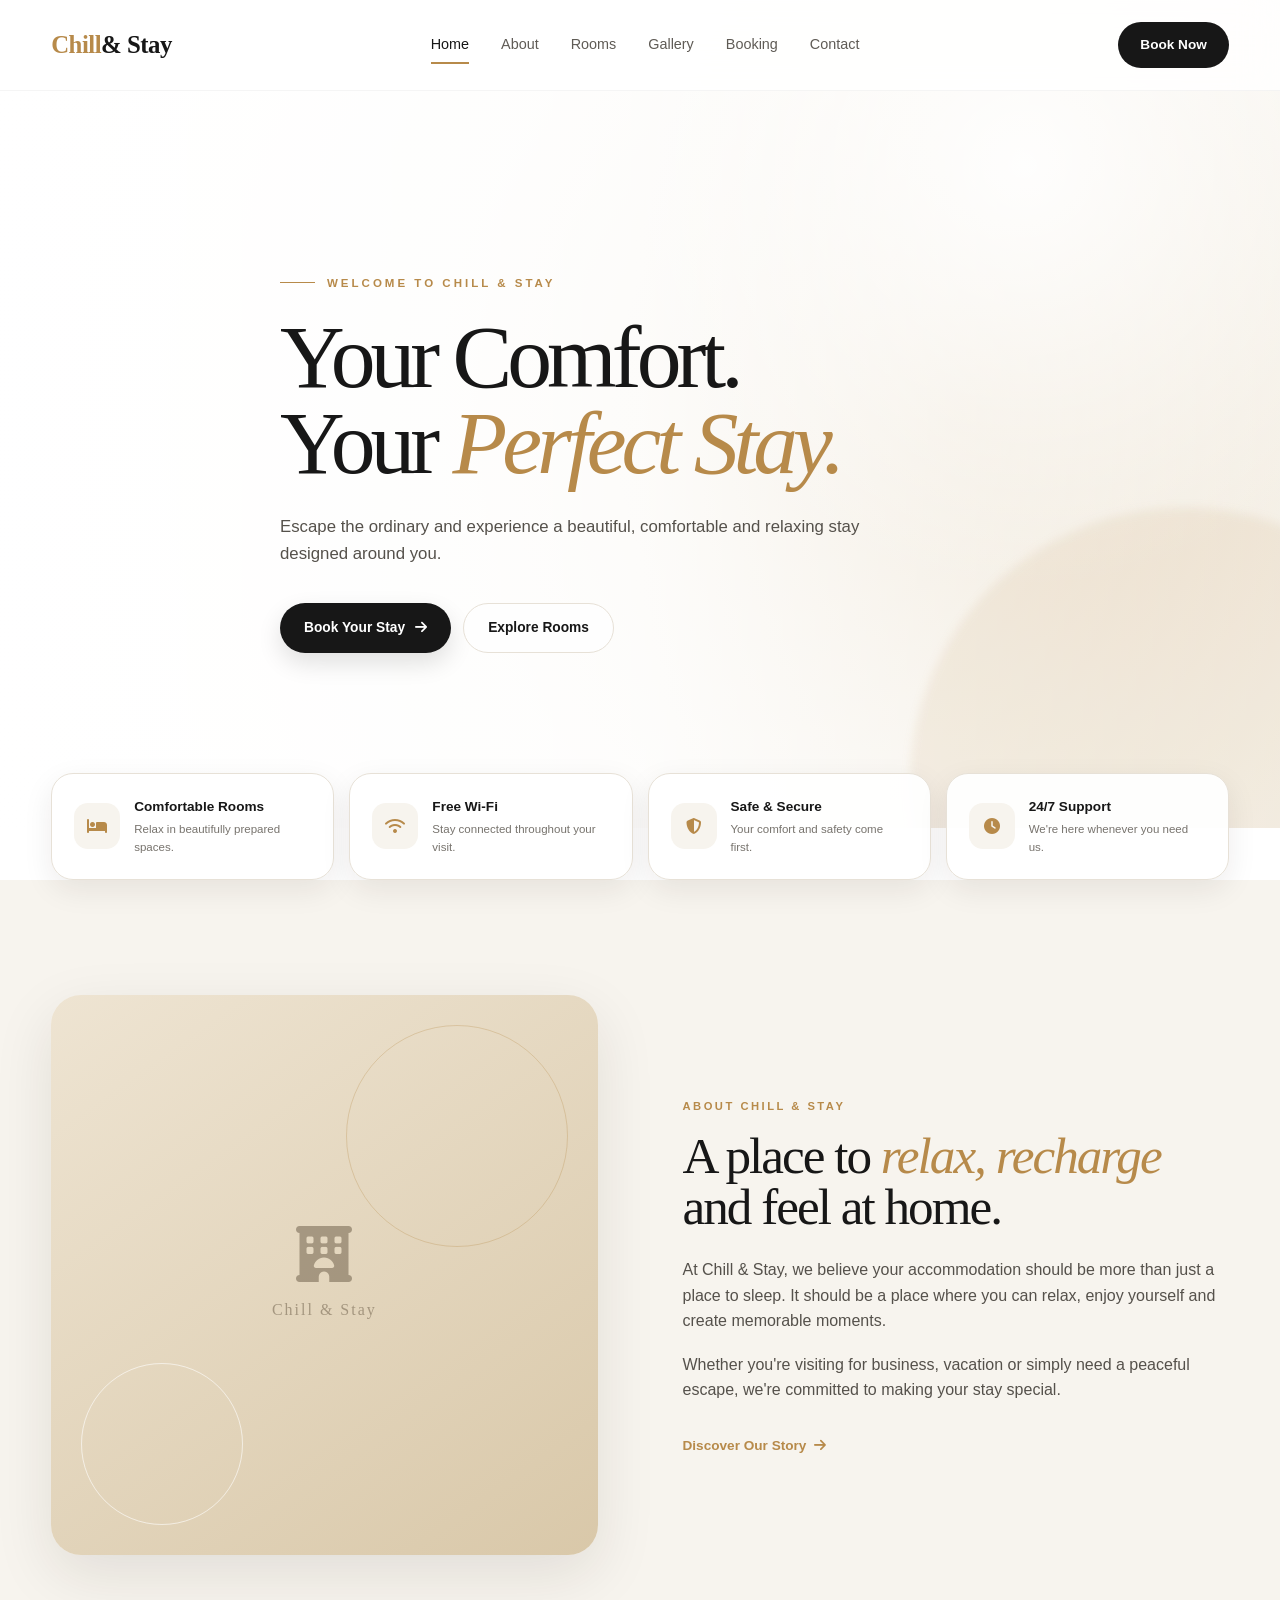
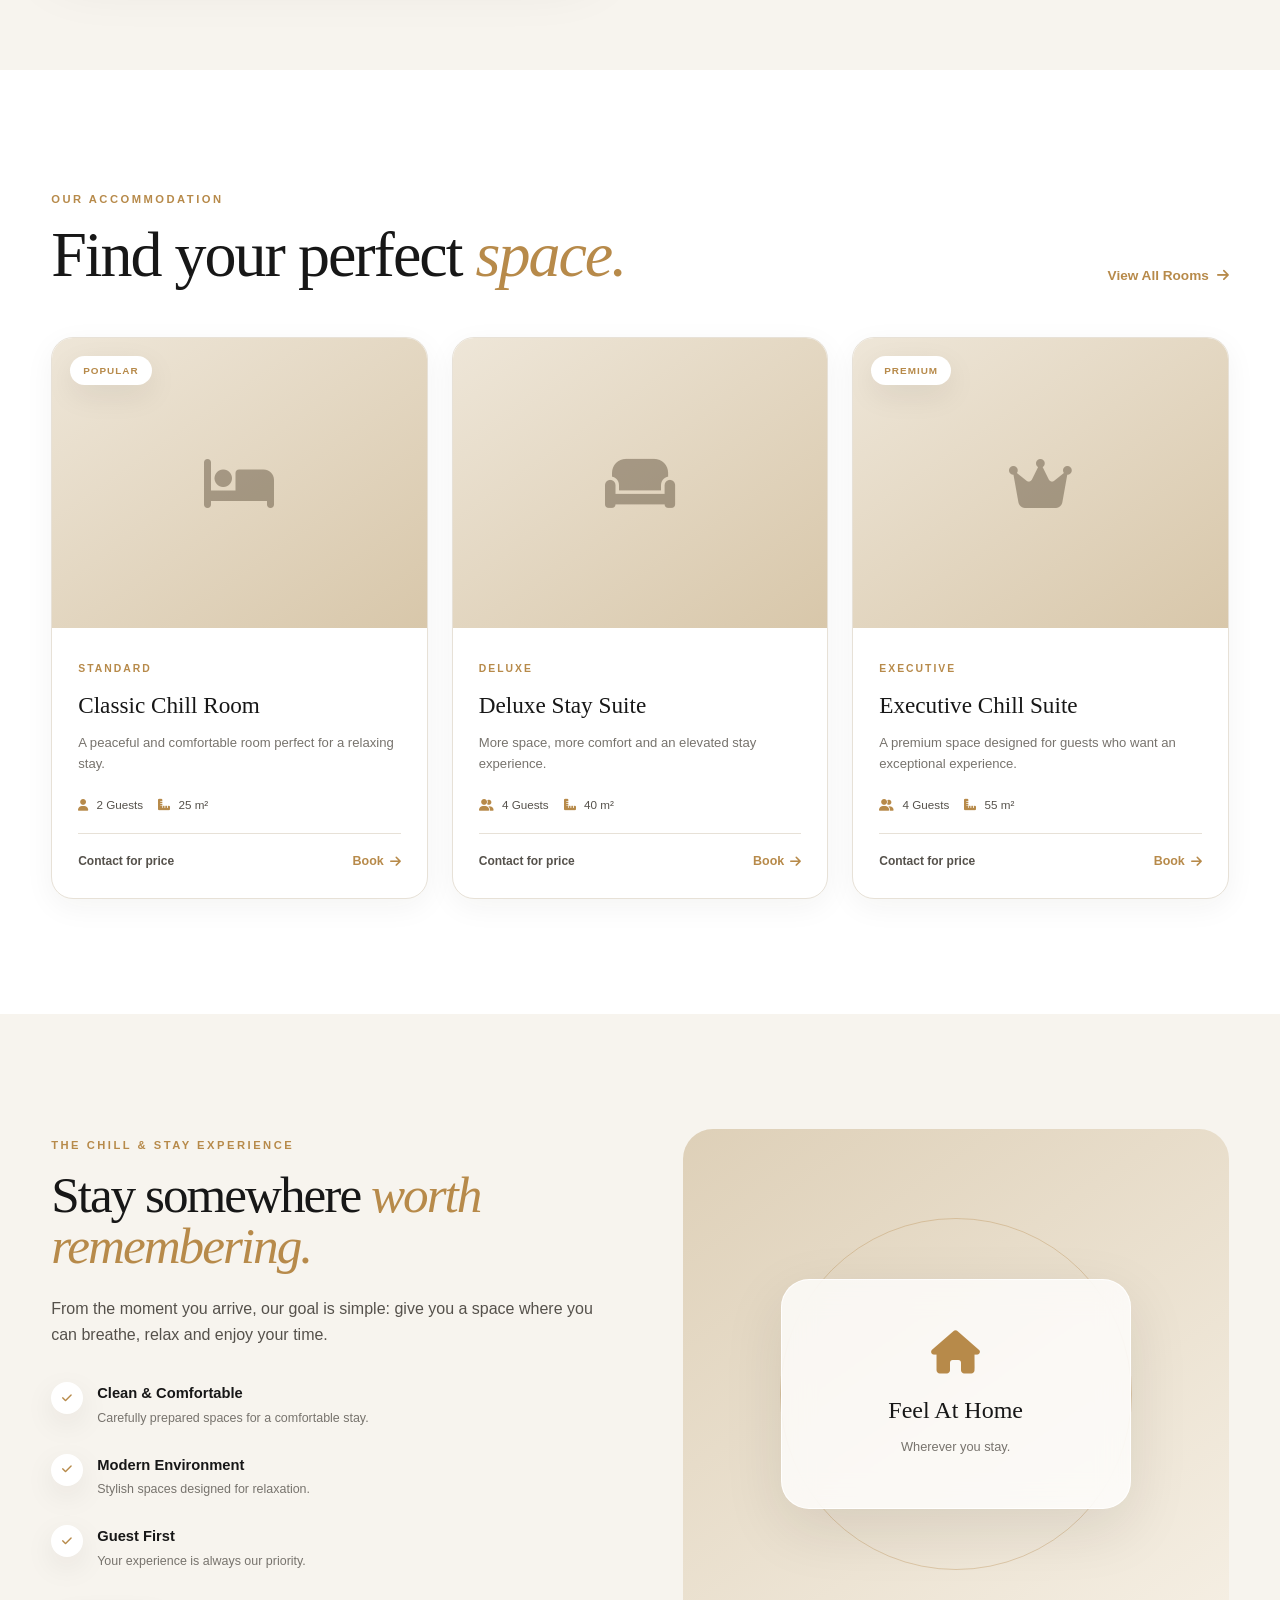
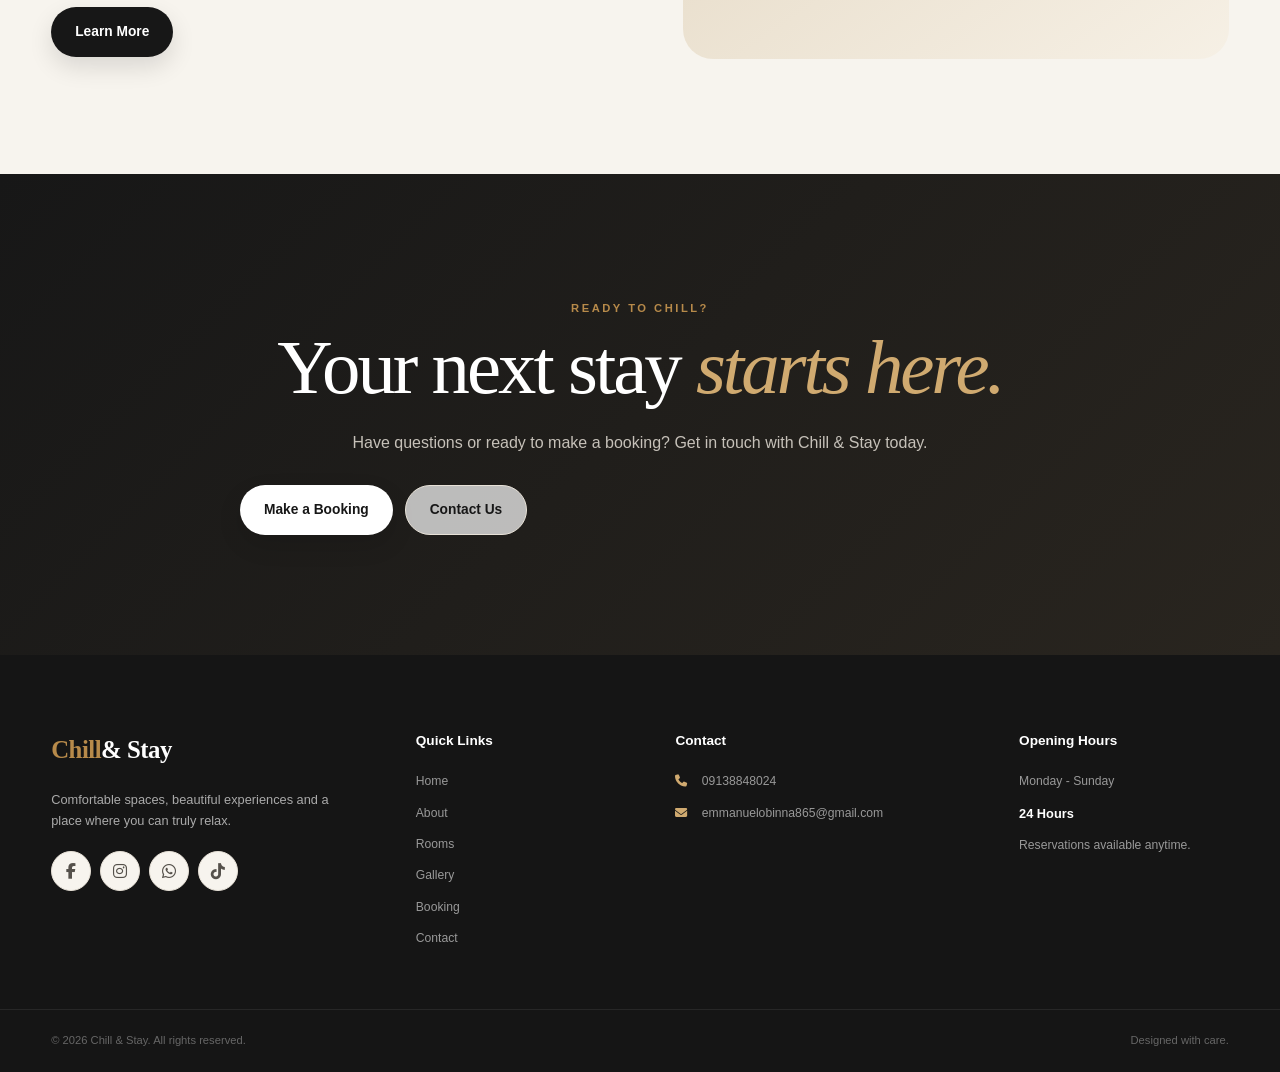
<file: PROJECT/index.html>
<!DOCTYPE html>
<html lang="en">

<head>
    <meta charset="UTF-8">
    <meta name="viewport" content="width=device-width, initial-scale=1.0">

    <title>Chill & Stay | Luxury Short Stay</title>

    <meta
        name="description"
        content="Chill & Stay offers comfortable, stylish and relaxing accommodation for short and extended stays."
    >

    <link rel="stylesheet" href="css/style.css">

    <link
        rel="stylesheet"
        href="https://cdnjs.cloudflare.com/ajax/libs/font-awesome/6.7.2/css/all.min.css"
    >
</head>

<body>

    <!-- ================= HEADER ================= -->

    <header class="header" id="header">

        <div class="container navbar">

            <a href="index.html" class="logo">
                <span>Chill</span> & Stay
            </a>

            <nav class="nav" id="nav">

                <a href="index.html" class="nav-link active">
                    Home
                </a>

                <a href="about.html" class="nav-link">
                    About
                </a>

                <a href="rooms.html" class="nav-link">
                    Rooms
                </a>

                <a href="gallery.html" class="nav-link">
                    Gallery
                </a>

                <a href="booking.html" class="nav-link">
                    Booking
                </a>

                <a href="contact.html" class="nav-link">
                    Contact
                </a>

            </nav>

            <a href="booking.html" class="nav-button">
                Book Now
            </a>

            <button
                class="menu-button"
                id="menuButton"
                aria-label="Open navigation menu"
            >
                <i class="fa-solid fa-bars"></i>
            </button>

        </div>

    </header>


    <!-- ================= HERO ================= -->

    <main>

        <section class="hero" id="home">

            <div class="hero-overlay"></div>

            <div class="container hero-content">

                <span class="hero-small-title">
                    WELCOME TO CHILL & STAY
                </span>

                <h1>
                    Your Comfort.
                    <br>
                    Your <span>Perfect Stay.</span>
                </h1>

                <p>
                    Escape the ordinary and experience a beautiful,
                    comfortable and relaxing stay designed around you.
                </p>

                <div class="hero-buttons">

                    <a href="booking.html" class="btn btn-primary">
                        Book Your Stay
                        <i class="fa-solid fa-arrow-right"></i>
                    </a>

                    <a href="rooms.html" class="btn btn-outline">
                        Explore Rooms
                    </a>

                </div>

            </div>

        </section>


        <!-- ================= QUICK INFO ================= -->

        <section class="quick-info">

            <div class="container quick-info-grid">

                <div class="info-card">

                    <div class="info-icon">
                        <i class="fa-solid fa-bed"></i>
                    </div>

                    <div>
                        <h3>Comfortable Rooms</h3>
                        <p>Relax in beautifully prepared spaces.</p>
                    </div>

                </div>


                <div class="info-card">

                    <div class="info-icon">
                        <i class="fa-solid fa-wifi"></i>
                    </div>

                    <div>
                        <h3>Free Wi-Fi</h3>
                        <p>Stay connected throughout your visit.</p>
                    </div>

                </div>


                <div class="info-card">

                    <div class="info-icon">
                        <i class="fa-solid fa-shield-halved"></i>
                    </div>

                    <div>
                        <h3>Safe & Secure</h3>
                        <p>Your comfort and safety come first.</p>
                    </div>

                </div>


                <div class="info-card">

                    <div class="info-icon">
                        <i class="fa-solid fa-clock"></i>
                    </div>

                    <div>
                        <h3>24/7 Support</h3>
                        <p>We're here whenever you need us.</p>
                    </div>

                </div>

            </div>

        </section>


        <!-- ================= ABOUT PREVIEW ================= -->

        <section class="about-preview section-padding">

            <div class="container about-grid">

                <div class="about-image">

                    <div class="image-placeholder">
                        <i class="fa-solid fa-hotel"></i>
                        <span>Chill & Stay</span>
                    </div>

                </div>


                <div class="about-content">

                    <span class="section-label">
                        ABOUT CHILL & STAY
                    </span>

                    <h2>
                        A place to
                        <span>relax, recharge</span>
                        and feel at home.
                    </h2>

                    <p>
                        At Chill & Stay, we believe your accommodation
                        should be more than just a place to sleep.
                        It should be a place where you can relax,
                        enjoy yourself and create memorable moments.
                    </p>

                    <p>
                        Whether you're visiting for business,
                        vacation or simply need a peaceful escape,
                        we're committed to making your stay special.
                    </p>

                    <a href="about.html" class="text-link">
                        Discover Our Story
                        <i class="fa-solid fa-arrow-right"></i>
                    </a>

                </div>

            </div>

        </section>


        <!-- ================= ROOMS PREVIEW ================= -->

        <section class="rooms-preview section-padding">

            <div class="container">

                <div class="section-heading">

                    <div>
                        <span class="section-label">
                            OUR ACCOMMODATION
                        </span>

                        <h2>
                            Find your perfect
                            <span>space.</span>
                        </h2>
                    </div>

                    <a href="rooms.html" class="text-link">
                        View All Rooms
                        <i class="fa-solid fa-arrow-right"></i>
                    </a>

                </div>


                <div class="room-grid">


                    <!-- ROOM 1 -->

                    <article class="room-card">

                        <div class="room-image">

                            <div class="image-placeholder">
                                <i class="fa-solid fa-bed"></i>
                            </div>

                            <span class="room-tag">
                                POPULAR
                            </span>

                        </div>

                        <div class="room-content">

                            <span class="room-type">
                                STANDARD
                            </span>

                            <h3>
                                Classic Chill Room
                            </h3>

                            <p>
                                A peaceful and comfortable room
                                perfect for a relaxing stay.
                            </p>

                            <div class="room-details">

                                <span>
                                    <i class="fa-solid fa-user"></i>
                                    2 Guests
                                </span>

                                <span>
                                    <i class="fa-solid fa-ruler-combined"></i>
                                    25 m²
                                </span>

                            </div>

                            <div class="room-bottom">

                                <span class="room-price">
                                    Contact for price
                                </span>

                                <a href="booking.html">
                                    Book
                                    <i class="fa-solid fa-arrow-right"></i>
                                </a>

                            </div>

                        </div>

                    </article>


                    <!-- ROOM 2 -->

                    <article class="room-card">

                        <div class="room-image">

                            <div class="image-placeholder">
                                <i class="fa-solid fa-couch"></i>
                            </div>

                        </div>

                        <div class="room-content">

                            <span class="room-type">
                                DELUXE
                            </span>

                            <h3>
                                Deluxe Stay Suite
                            </h3>

                            <p>
                                More space, more comfort and an
                                elevated stay experience.
                            </p>

                            <div class="room-details">

                                <span>
                                    <i class="fa-solid fa-user-group"></i>
                                    4 Guests
                                </span>

                                <span>
                                    <i class="fa-solid fa-ruler-combined"></i>
                                    40 m²
                                </span>

                            </div>

                            <div class="room-bottom">

                                <span class="room-price">
                                    Contact for price
                                </span>

                                <a href="booking.html">
                                    Book
                                    <i class="fa-solid fa-arrow-right"></i>
                                </a>

                            </div>

                        </div>

                    </article>


                    <!-- ROOM 3 -->

                    <article class="room-card">

                        <div class="room-image">

                            <div class="image-placeholder">
                                <i class="fa-solid fa-crown"></i>
                            </div>

                            <span class="room-tag">
                                PREMIUM
                            </span>

                        </div>

                        <div class="room-content">

                            <span class="room-type">
                                EXECUTIVE
                            </span>

                            <h3>
                                Executive Chill Suite
                            </h3>

                            <p>
                                A premium space designed for guests
                                who want an exceptional experience.
                            </p>

                            <div class="room-details">

                                <span>
                                    <i class="fa-solid fa-user-group"></i>
                                    4 Guests
                                </span>

                                <span>
                                    <i class="fa-solid fa-ruler-combined"></i>
                                    55 m²
                                </span>

                            </div>

                            <div class="room-bottom">

                                <span class="room-price">
                                    Contact for price
                                </span>

                                <a href="booking.html">
                                    Book
                                    <i class="fa-solid fa-arrow-right"></i>
                                </a>

                            </div>

                        </div>

                    </article>

                </div>

            </div>

        </section>


        <!-- ================= EXPERIENCE ================= -->

        <section class="experience section-padding">

            <div class="container experience-grid">

                <div class="experience-content">

                    <span class="section-label">
                        THE CHILL & STAY EXPERIENCE
                    </span>

                    <h2>
                        Stay somewhere
                        <span>worth remembering.</span>
                    </h2>

                    <p>
                        From the moment you arrive, our goal is simple:
                        give you a space where you can breathe,
                        relax and enjoy your time.
                    </p>


                    <div class="experience-list">

                        <div class="experience-item">

                            <i class="fa-solid fa-check"></i>

                            <div>
                                <h3>Clean & Comfortable</h3>
                                <p>
                                    Carefully prepared spaces for
                                    a comfortable stay.
                                </p>
                            </div>

                        </div>


                        <div class="experience-item">

                            <i class="fa-solid fa-check"></i>

                            <div>
                                <h3>Modern Environment</h3>
                                <p>
                                    Stylish spaces designed for
                                    relaxation.
                                </p>
                            </div>

                        </div>


                        <div class="experience-item">

                            <i class="fa-solid fa-check"></i>

                            <div>
                                <h3>Guest First</h3>
                                <p>
                                    Your experience is always
                                    our priority.
                                </p>
                            </div>

                        </div>

                    </div>

                    <a href="about.html" class="btn btn-primary">
                        Learn More
                    </a>

                </div>


                <div class="experience-visual">

                    <div class="experience-card">

                        <i class="fa-solid fa-house"></i>

                        <strong>
                            Feel At Home
                        </strong>

                        <span>
                            Wherever you stay.
                        </span>

                    </div>

                </div>

            </div>

        </section>


        <!-- ================= CTA ================= -->

        <section class="cta">

            <div class="container cta-content">

                <span class="section-label">
                    READY TO CHILL?
                </span>

                <h2>
                    Your next stay
                    <span>starts here.</span>
                </h2>

                <p>
                    Have questions or ready to make a booking?
                    Get in touch with Chill & Stay today.
                </p>

                <div class="cta-buttons">

                    <a href="booking.html" class="btn btn-primary">
                        Make a Booking
                    </a>

                    <a href="contact.html" class="btn btn-outline">
                        Contact Us
                    </a>

                </div>

            </div>

        </section>

    </main>


    <!-- ================= FOOTER ================= -->

    <footer class="footer">

        <div class="container footer-grid">


            <div class="footer-about">

                <a href="index.html" class="logo">
                    <span>Chill</span> & Stay
                </a>

                <p>
                    Comfortable spaces, beautiful experiences
                    and a place where you can truly relax.
                </p>

                <div class="social-links">

                    <a href="#" aria-label="Facebook">
                        <i class="fa-brands fa-facebook-f"></i>
                    </a>

                    <a href="#" aria-label="Instagram">
                        <i class="fa-brands fa-instagram"></i>
                    </a>

                    <a href="#" aria-label="WhatsApp">
                        <i class="fa-brands fa-whatsapp"></i>
                    </a>

                    <a href="#" aria-label="TikTok">
                        <i class="fa-brands fa-tiktok"></i>
                    </a>

                </div>

            </div>


            <div class="footer-column">

                <h3>Quick Links</h3>

                <a href="index.html">Home</a>
                <a href="about.html">About</a>
                <a href="rooms.html">Rooms</a>
                <a href="gallery.html">Gallery</a>
                <a href="booking.html">Booking</a>
                <a href="contact.html">Contact</a>

            </div>


            <div class="footer-column">

                <h3>Contact</h3>

                <a href="tel:09138848024">
                    <i class="fa-solid fa-phone"></i>
                    09138848024
                </a>

                <a href="mailto:emmanuelobinna865@gmail.com">
                    <i class="fa-solid fa-envelope"></i>
                    emmanuelobinna865@gmail.com
                </a>

            </div>


            <div class="footer-column">

                <h3>Opening Hours</h3>

                <p>
                    Monday - Sunday
                </p>

                <strong>
                    24 Hours
                </strong>

                <p>
                    Reservations available anytime.
                </p>

            </div>

        </div>


        <div class="footer-bottom">

            <div class="container">

                <p>
                    © 2026 Chill & Stay.
                    All rights reserved.
                </p>

                <p>
                    Designed with care.
                </p>

            </div>

        </div>

    </footer>


    <!-- ================= BACK TO TOP ================= -->

    <button
        class="back-to-top"
        id="backToTop"
        aria-label="Back to top"
    >
        <i class="fa-solid fa-arrow-up"></i>
    </button>


    <!-- JAVASCRIPT -->

    <script src="js/script.js"></script>

</body>

</html>
</file>
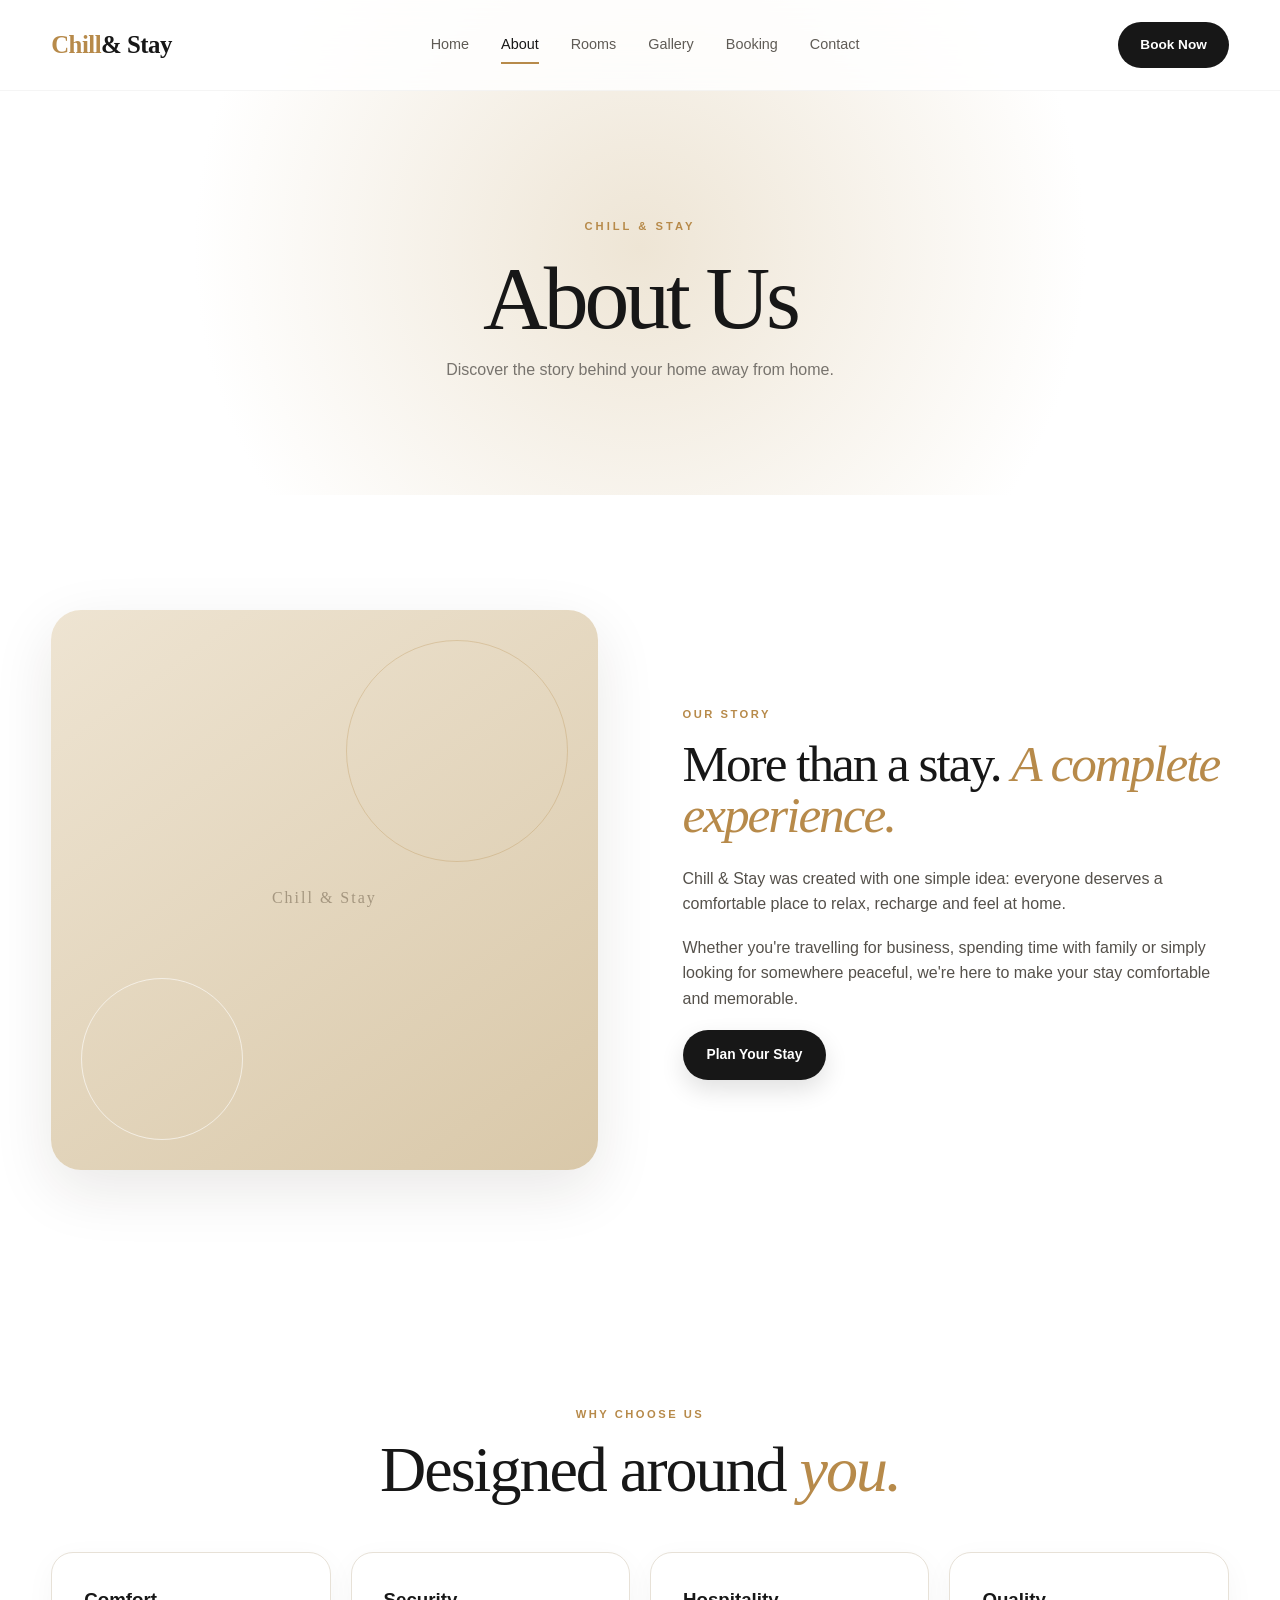
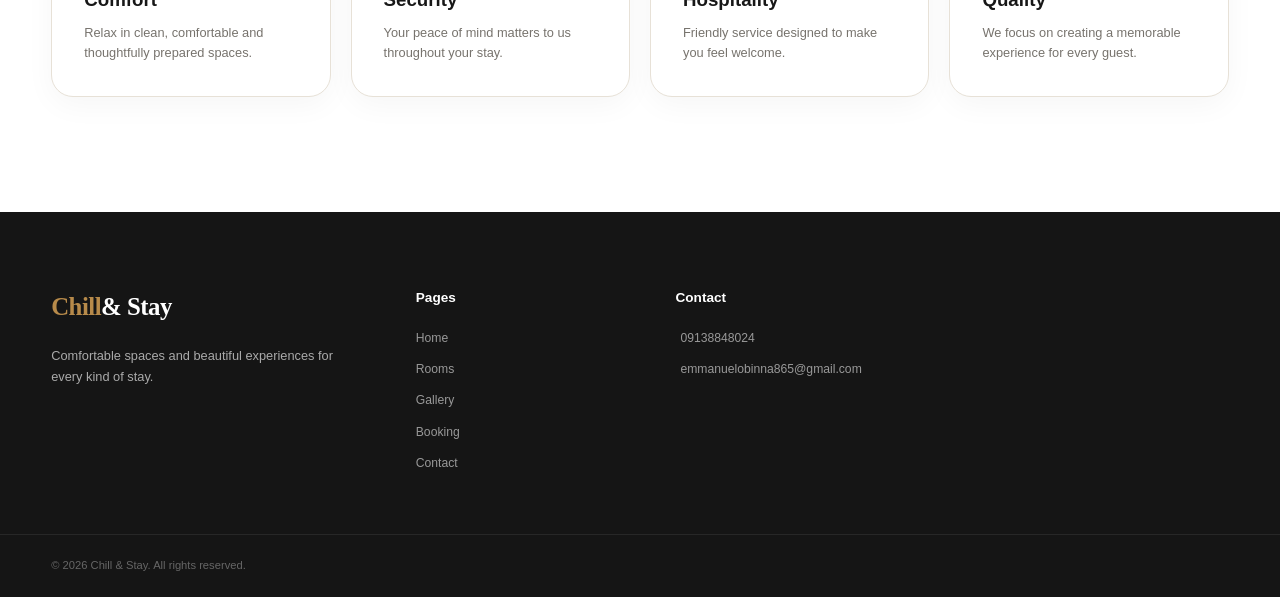
<file: PROJECT/about.html>
<!DOCTYPE html>
<html lang="en">
<head>
    <meta charset="UTF-8">
    <meta name="viewport" content="width=device-width, initial-scale=1.0">
    <title>About Us | Chill & Stay</title>
    <link rel="stylesheet" href="css/style.css">
</head>

<body>

    <header class="header">
        <div class="container navbar">
            <a href="index.html" class="logo">
                <span>Chill</span> & Stay
            </a>

            <nav class="nav">
                <a href="index.html">Home</a>
                <a href="about.html" class="active">About</a>
                <a href="rooms.html">Rooms</a>
                <a href="gallery.html">Gallery</a>
                <a href="booking.html">Booking</a>
                <a href="contact.html">Contact</a>
            </nav>

            <a href="booking.html" class="nav-button">Book Now</a>
        </div>
    </header>

    <main>

        <section class="page-hero">
            <div class="container">
                <span>CHILL & STAY</span>
                <h1>About Us</h1>
                <p>Discover the story behind your home away from home.</p>
            </div>
        </section>

        <section class="section-padding">
            <div class="container about-grid">

                <div class="about-image">
                    <div class="image-placeholder">
                        <i class="fa-solid fa-house"></i>
                        <span>Chill & Stay</span>
                    </div>
                </div>

                <div class="about-content">
                    <span class="section-label">OUR STORY</span>

                    <h2>
                        More than a stay.
                        <span>A complete experience.</span>
                    </h2>

                    <p>
                        Chill & Stay was created with one simple idea:
                        everyone deserves a comfortable place to relax,
                        recharge and feel at home.
                    </p>

                    <p>
                        Whether you're travelling for business,
                        spending time with family or simply looking
                        for somewhere peaceful, we're here to make
                        your stay comfortable and memorable.
                    </p>

                    <a href="booking.html" class="btn btn-primary">
                        Plan Your Stay
                    </a>
                </div>

            </div>
        </section>

        <section class="section-padding">

            <div class="container">

                <div class="section-heading centered">
                    <span class="section-label">WHY CHOOSE US</span>

                    <h2>
                        Designed around
                        <span>you.</span>
                    </h2>
                </div>

                <div class="feature-grid">

                    <div class="feature-card">
                        <i class="fa-solid fa-bed"></i>
                        <h3>Comfort</h3>
                        <p>
                            Relax in clean, comfortable and
                            thoughtfully prepared spaces.
                        </p>
                    </div>

                    <div class="feature-card">
                        <i class="fa-solid fa-shield-halved"></i>
                        <h3>Security</h3>
                        <p>
                            Your peace of mind matters to us
                            throughout your stay.
                        </p>
                    </div>

                    <div class="feature-card">
                        <i class="fa-solid fa-heart"></i>
                        <h3>Hospitality</h3>
                        <p>
                            Friendly service designed to make
                            you feel welcome.
                        </p>
                    </div>

                    <div class="feature-card">
                        <i class="fa-solid fa-star"></i>
                        <h3>Quality</h3>
                        <p>
                            We focus on creating a memorable
                            experience for every guest.
                        </p>
                    </div>

                </div>

            </div>

        </section>

    </main>

    <footer class="footer">

        <div class="container footer-grid">

            <div class="footer-about">
                <a href="index.html" class="logo">
                    <span>Chill</span> & Stay
                </a>

                <p>
                    Comfortable spaces and beautiful experiences
                    for every kind of stay.
                </p>
            </div>

            <div class="footer-column">
                <h3>Pages</h3>
                <a href="index.html">Home</a>
                <a href="rooms.html">Rooms</a>
                <a href="gallery.html">Gallery</a>
                <a href="booking.html">Booking</a>
                <a href="contact.html">Contact</a>
            </div>

            <div class="footer-column">
                <h3>Contact</h3>

                <a href="tel:09138848024">
                    <i class="fa-solid fa-phone"></i>
                    09138848024
                </a>

                <a href="mailto:emmanuelobinna865@gmail.com">
                    <i class="fa-solid fa-envelope"></i>
                    emmanuelobinna865@gmail.com
                </a>
            </div>

        </div>

        <div class="footer-bottom">
            <div class="container">
                <p>© 2026 Chill & Stay. All rights reserved.</p>
            </div>
        </div>

    </footer>

    <script src="js/script.js"></script>

</body>
</html>
</file>
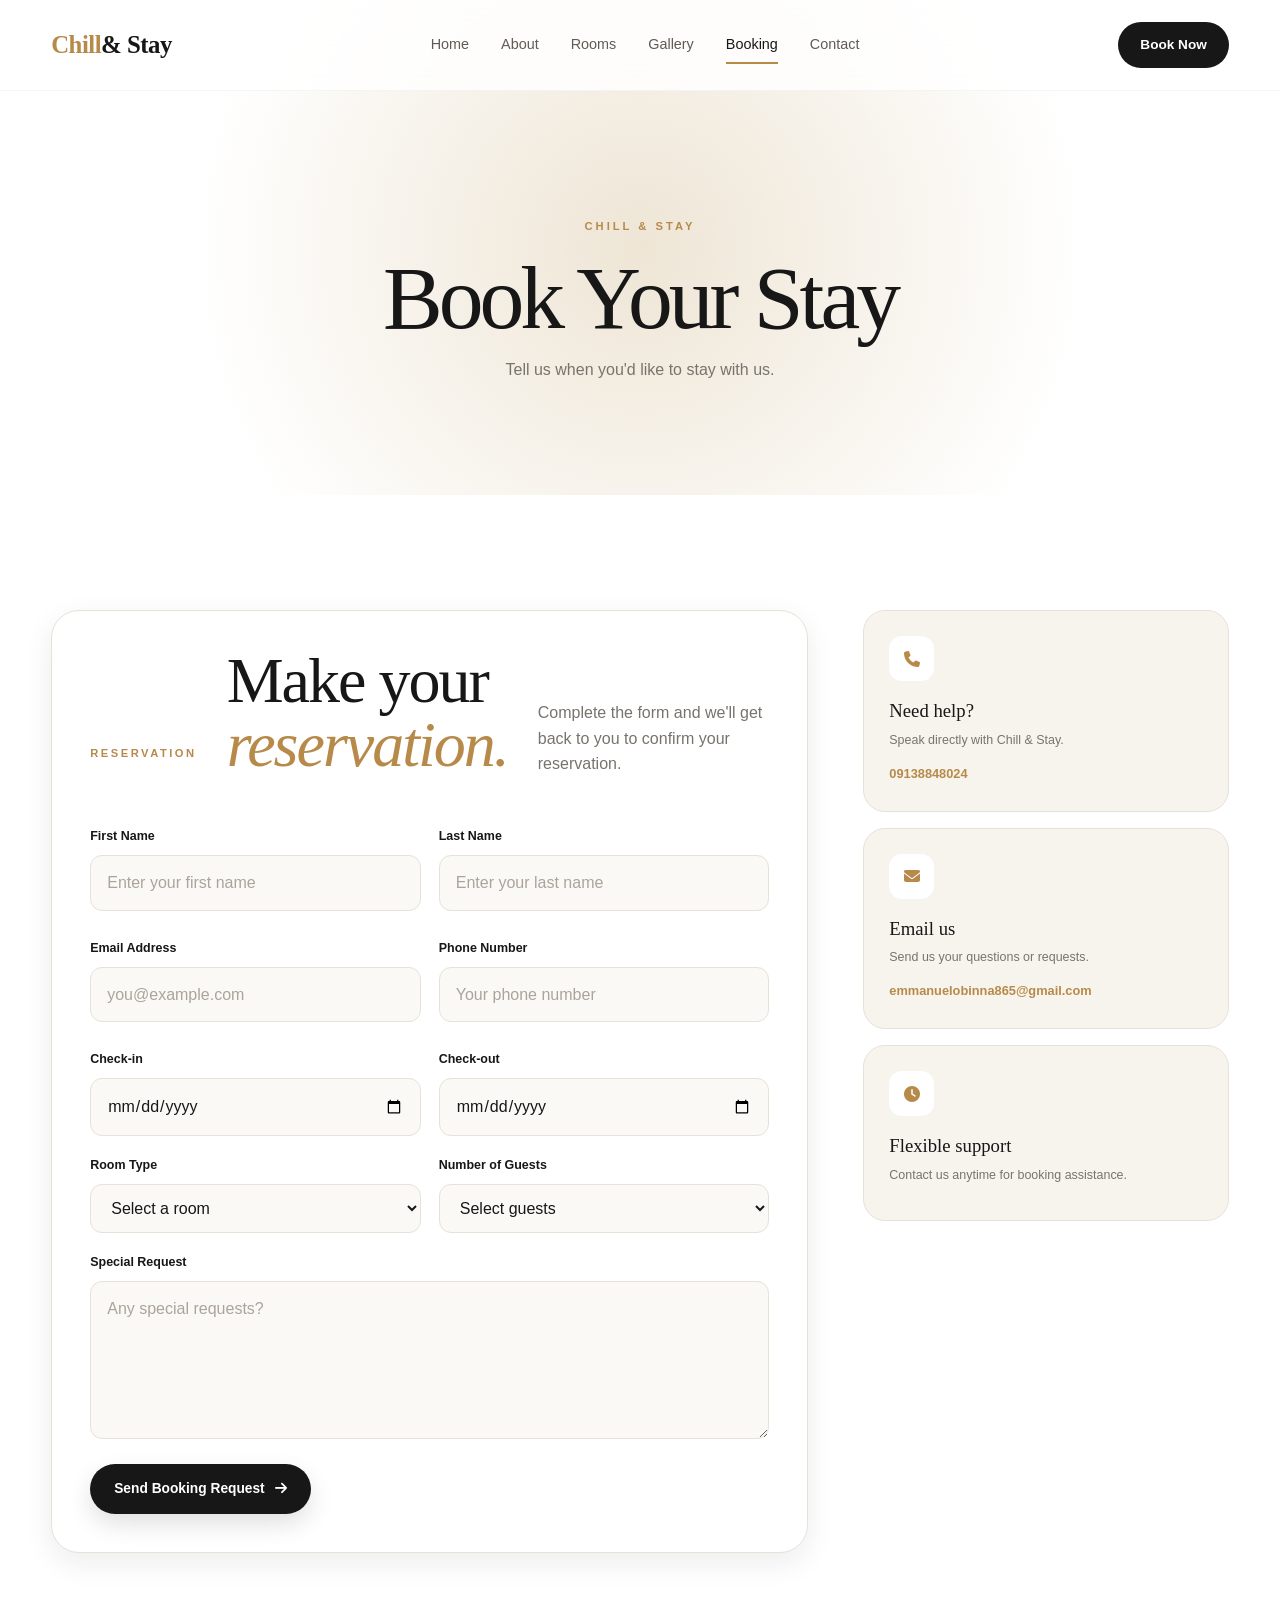
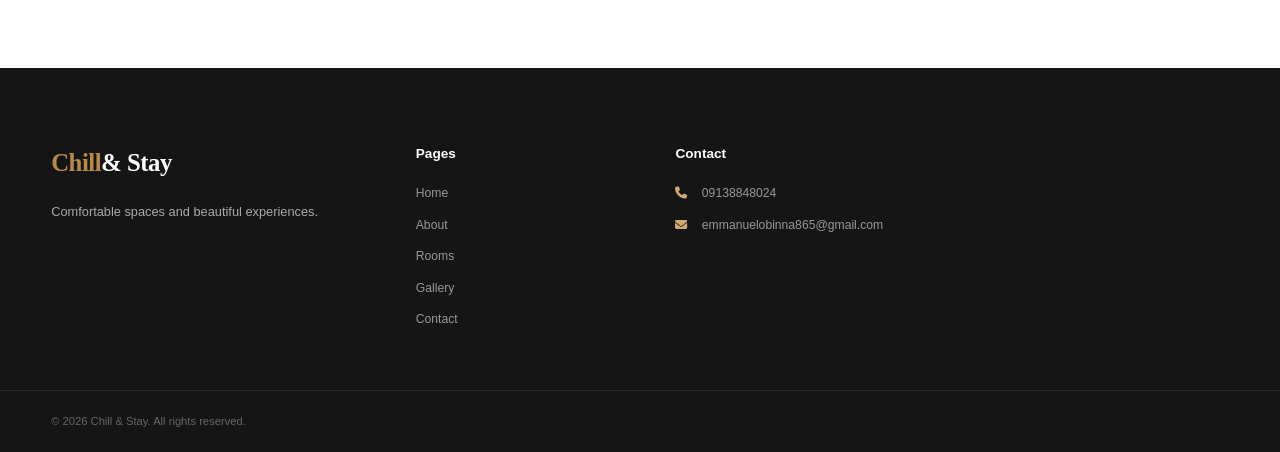
<file: PROJECT/booking.html>
<!DOCTYPE html>
<html lang="en">

<head>

    <meta charset="UTF-8">
    <meta name="viewport" content="width=device-width, initial-scale=1.0">

    <title>Book Your Stay | Chill & Stay</title>

    <link rel="stylesheet" href="css/style.css">

    <link
        rel="stylesheet"
        href="https://cdnjs.cloudflare.com/ajax/libs/font-awesome/6.7.2/css/all.min.css"
    >

</head>


<body>


<header class="header">

    <div class="container navbar">

        <a href="index.html" class="logo">
            <span>Chill</span> & Stay
        </a>


        <nav class="nav">

            <a href="index.html">Home</a>

            <a href="about.html">About</a>

            <a href="rooms.html">Rooms</a>

            <a href="gallery.html">Gallery</a>

            <a href="booking.html" class="active">
                Booking
            </a>

            <a href="contact.html">
                Contact
            </a>

        </nav>


        <a href="booking.html" class="nav-button">
            Book Now
        </a>

    </div>

</header>



<main>


<section class="page-hero">

    <div class="container">

        <span>CHILL & STAY</span>

        <h1>
            Book Your Stay
        </h1>

        <p>
            Tell us when you'd like to stay with us.
        </p>

    </div>

</section>



<section class="section-padding booking-section">

    <div class="container booking-grid">


        <!-- BOOKING FORM -->

        <div class="booking-form-wrapper">

            <div class="section-heading">

                <span class="section-label">
                    RESERVATION
                </span>

                <h2>
                    Make your
                    <span>reservation.</span>
                </h2>

                <p>
                    Complete the form and we'll get back to you
                    to confirm your reservation.
                </p>

            </div>


            <form id="bookingForm" class="booking-form">


                <div class="form-row">


                    <div class="form-group">

                        <label for="firstName">
                            First Name
                        </label>

                        <input
                            type="text"
                            id="firstName"
                            name="firstName"
                            placeholder="Enter your first name"
                            required
                        >

                        <small class="form-error"></small>

                    </div>


                    <div class="form-group">

                        <label for="lastName">
                            Last Name
                        </label>

                        <input
                            type="text"
                            id="lastName"
                            name="lastName"
                            placeholder="Enter your last name"
                            required
                        >

                        <small class="form-error"></small>

                    </div>

                </div>



                <div class="form-row">


                    <div class="form-group">

                        <label for="email">
                            Email Address
                        </label>

                        <input
                            type="email"
                            id="email"
                            name="email"
                            placeholder="you@example.com"
                            required
                        >

                        <small class="form-error"></small>

                    </div>


                    <div class="form-group">

                        <label for="phone">
                            Phone Number
                        </label>

                        <input
                            type="tel"
                            id="phone"
                            name="phone"
                            placeholder="Your phone number"
                            required
                        >

                        <small class="form-error"></small>

                    </div>

                </div>



                <div class="form-row">


                    <div class="form-group">

                        <label for="checkIn">
                            Check-in
                        </label>

                        <input
                            type="date"
                            id="checkIn"
                            name="checkIn"
                            required
                        >

                    </div>


                    <div class="form-group">

                        <label for="checkOut">
                            Check-out
                        </label>

                        <input
                            type="date"
                            id="checkOut"
                            name="checkOut"
                            required
                        >

                    </div>

                </div>



                <div class="form-row">


                    <div class="form-group">

                        <label for="roomType">
                            Room Type
                        </label>

                        <select
                            id="roomType"
                            name="roomType"
                            required
                        >

                            <option value="">
                                Select a room
                            </option>

                            <option value="Classic Chill Room">
                                Classic Chill Room
                            </option>

                            <option value="Deluxe Stay Suite">
                                Deluxe Stay Suite
                            </option>

                            <option value="Executive Chill Suite">
                                Executive Chill Suite
                            </option>

                        </select>

                    </div>


                    <div class="form-group">

                        <label for="guests">
                            Number of Guests
                        </label>

                        <select
                            id="guests"
                            name="guests"
                            required
                        >

                            <option value="">
                                Select guests
                            </option>

                            <option value="1">
                                1 Guest
                            </option>

                            <option value="2">
                                2 Guests
                            </option>

                            <option value="3">
                                3 Guests
                            </option>

                            <option value="4">
                                4 Guests
                            </option>

                            <option value="5">
                                5+ Guests
                            </option>

                        </select>

                    </div>

                </div>



                <div class="form-group">

                    <label for="message">
                        Special Request
                    </label>

                    <textarea
                        id="message"
                        name="message"
                        rows="5"
                        placeholder="Any special requests?"
                    ></textarea>

                </div>



                <button
                    type="submit"
                    class="btn btn-primary booking-submit"
                >

                    Send Booking Request

                    <i class="fa-solid fa-arrow-right"></i>

                </button>


            </form>

        </div>



        <!-- BOOKING INFORMATION -->

        <aside class="booking-sidebar">


            <div class="booking-info-card">

                <div class="booking-info-icon">

                    <i class="fa-solid fa-phone"></i>

                </div>

                <h3>
                    Need help?
                </h3>

                <p>
                    Speak directly with Chill & Stay.
                </p>

                <a href="tel:09138848024">
                    09138848024
                </a>

            </div>



            <div class="booking-info-card">

                <div class="booking-info-icon">

                    <i class="fa-solid fa-envelope"></i>

                </div>

                <h3>
                    Email us
                </h3>

                <p>
                    Send us your questions or requests.
                </p>

                <a href="mailto:emmanuelobinna865@gmail.com">
                    emmanuelobinna865@gmail.com
                </a>

            </div>



            <div class="booking-info-card">

                <div class="booking-info-icon">

                    <i class="fa-solid fa-clock"></i>

                </div>

                <h3>
                    Flexible support
                </h3>

                <p>
                    Contact us anytime for booking assistance.
                </p>

            </div>


        </aside>

    </div>

</section>


</main>



<footer class="footer">

    <div class="container footer-grid">

        <div class="footer-about">

            <a href="index.html" class="logo">
                <span>Chill</span> & Stay
            </a>

            <p>
                Comfortable spaces and beautiful experiences.
            </p>

        </div>


        <div class="footer-column">

            <h3>
                Pages
            </h3>

            <a href="index.html">Home</a>
            <a href="about.html">About</a>
            <a href="rooms.html">Rooms</a>
            <a href="gallery.html">Gallery</a>
            <a href="contact.html">Contact</a>

        </div>


        <div class="footer-column">

            <h3>
                Contact
            </h3>

            <a href="tel:09138848024">
                <i class="fa-solid fa-phone"></i>
                09138848024
            </a>

            <a href="mailto:emmanuelobinna865@gmail.com">
                <i class="fa-solid fa-envelope"></i>
                emmanuelobinna865@gmail.com
            </a>

        </div>

    </div>


    <div class="footer-bottom">

        <div class="container">

            <p>
                © 2026 Chill & Stay.
                All rights reserved.
            </p>

        </div>

    </div>

</footer>



<div class="toast" id="toast">

    <i class="fa-solid fa-circle-check"></i>

    <span id="toastMessage">
        Message sent successfully.
    </span>

</div>



<script src="js/script.js"></script>

</body>

</html>
</file>
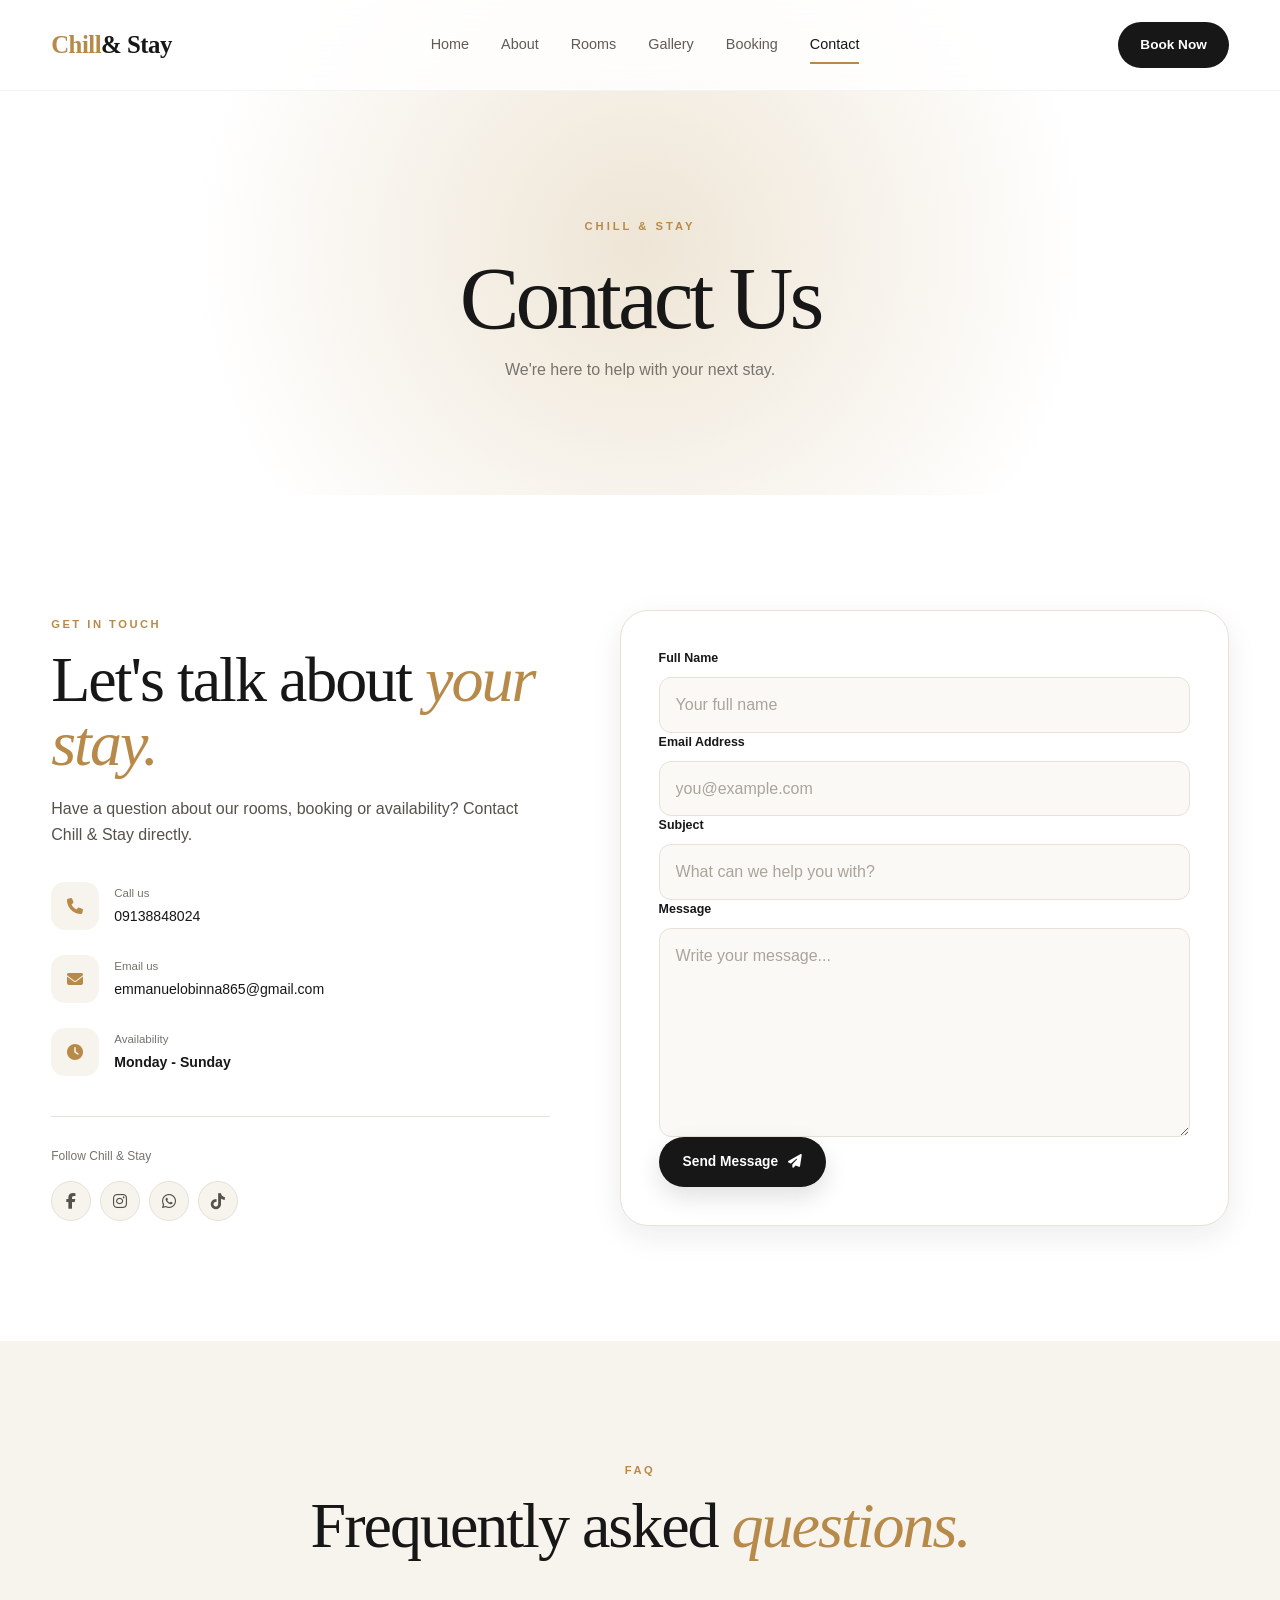
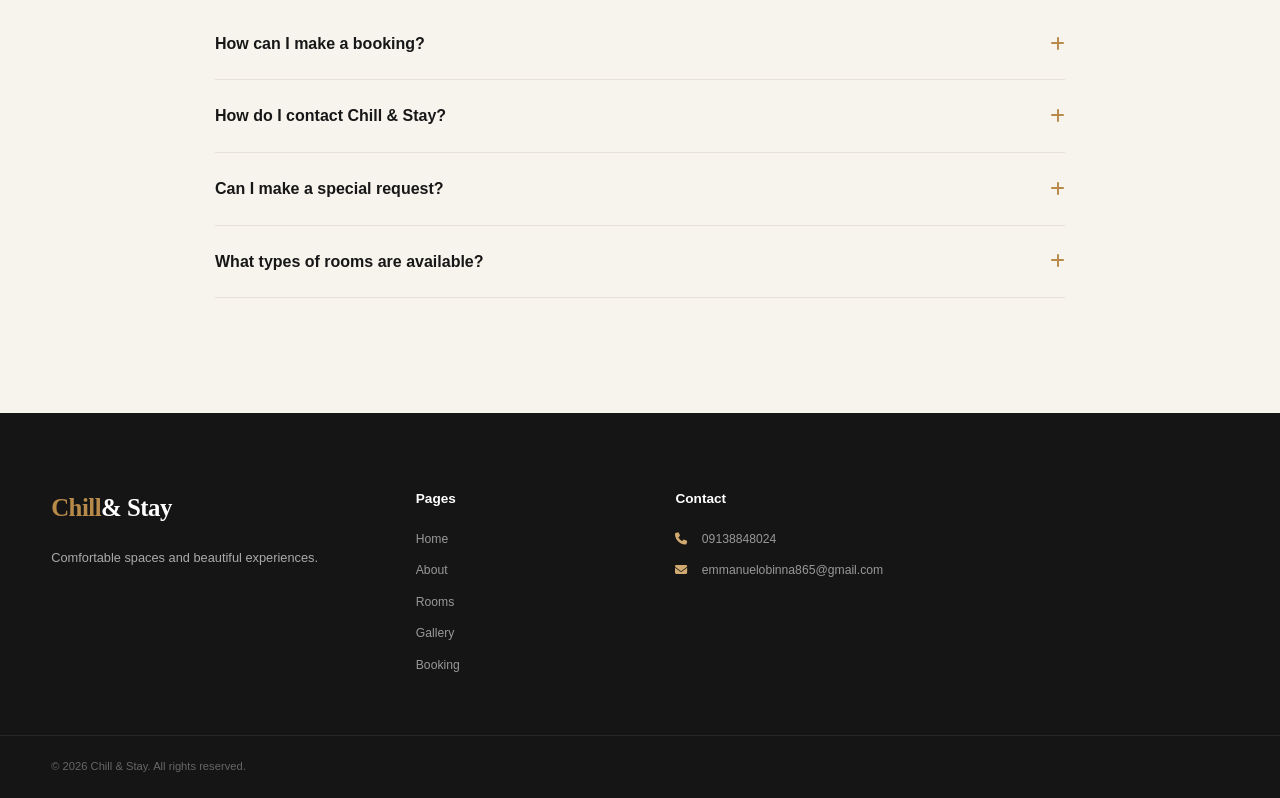
<file: PROJECT/contact.html>
<!DOCTYPE html>
<html lang="en">

<head>

    <meta charset="UTF-8">
    <meta name="viewport" content="width=device-width, initial-scale=1.0">

    <title>Contact Us | Chill & Stay</title>

    <link rel="stylesheet" href="css/style.css">

    <link
        rel="stylesheet"
        href="https://cdnjs.cloudflare.com/ajax/libs/font-awesome/6.7.2/css/all.min.css"
    >

</head>


<body>


<header class="header">

    <div class="container navbar">

        <a href="index.html" class="logo">
            <span>Chill</span> & Stay
        </a>


        <nav class="nav">

            <a href="index.html">Home</a>

            <a href="about.html">About</a>

            <a href="rooms.html">Rooms</a>

            <a href="gallery.html">Gallery</a>

            <a href="booking.html">Booking</a>

            <a href="contact.html" class="active">
                Contact
            </a>

        </nav>


        <a href="booking.html" class="nav-button">
            Book Now
        </a>

    </div>

</header>



<main>


<section class="page-hero">

    <div class="container">

        <span>
            CHILL & STAY
        </span>

        <h1>
            Contact Us
        </h1>

        <p>
            We're here to help with your next stay.
        </p>

    </div>

</section>



<section class="section-padding">

    <div class="container contact-grid">


        <!-- CONTACT DETAILS -->

        <div class="contact-info">

            <span class="section-label">
                GET IN TOUCH
            </span>

            <h2>
                Let's talk about
                <span>your stay.</span>
            </h2>

            <p>
                Have a question about our rooms, booking or
                availability? Contact Chill & Stay directly.
            </p>


            <div class="contact-list">


                <div class="contact-item">

                    <div class="contact-icon">

                        <i class="fa-solid fa-phone"></i>

                    </div>

                    <div>

                        <span>
                            Call us
                        </span>

                        <a href="tel:09138848024">
                            09138848024
                        </a>

                    </div>

                </div>



                <div class="contact-item">

                    <div class="contact-icon">

                        <i class="fa-solid fa-envelope"></i>

                    </div>

                    <div>

                        <span>
                            Email us
                        </span>

                        <a href="mailto:emmanuelobinna865@gmail.com">
                            emmanuelobinna865@gmail.com
                        </a>

                    </div>

                </div>



                <div class="contact-item">

                    <div class="contact-icon">

                        <i class="fa-solid fa-clock"></i>

                    </div>

                    <div>

                        <span>
                            Availability
                        </span>

                        <strong>
                            Monday - Sunday
                        </strong>

                    </div>

                </div>


            </div>


            <div class="contact-social">

                <span>
                    Follow Chill & Stay
                </span>

                <div class="social-links">

                    <a href="#">
                        <i class="fa-brands fa-facebook-f"></i>
                    </a>

                    <a href="#">
                        <i class="fa-brands fa-instagram"></i>
                    </a>

                    <a href="#">
                        <i class="fa-brands fa-whatsapp"></i>
                    </a>

                    <a href="#">
                        <i class="fa-brands fa-tiktok"></i>
                    </a>

                </div>

            </div>

        </div>



        <!-- CONTACT FORM -->

        <div class="contact-form-wrapper">

            <form id="contactForm" class="contact-form">


                <div class="form-group">

                    <label for="contactName">
                        Full Name
                    </label>

                    <input
                        type="text"
                        id="contactName"
                        name="name"
                        placeholder="Your full name"
                        required
                    >

                </div>



                <div class="form-group">

                    <label for="contactEmail">
                        Email Address
                    </label>

                    <input
                        type="email"
                        id="contactEmail"
                        name="email"
                        placeholder="you@example.com"
                        required
                    >

                </div>



                <div class="form-group">

                    <label for="contactSubject">
                        Subject
                    </label>

                    <input
                        type="text"
                        id="contactSubject"
                        name="subject"
                        placeholder="What can we help you with?"
                        required
                    >

                </div>



                <div class="form-group">

                    <label for="contactMessage">
                        Message
                    </label>

                    <textarea
                        id="contactMessage"
                        name="message"
                        rows="7"
                        placeholder="Write your message..."
                        required
                    ></textarea>

                </div>



                <button
                    type="submit"
                    class="btn btn-primary"
                >

                    Send Message

                    <i class="fa-solid fa-paper-plane"></i>

                </button>


            </form>

        </div>

    </div>

</section>



<!-- FAQ -->

<section class="section-padding faq-section">

    <div class="container">

        <div class="section-heading centered">

            <span class="section-label">
                FAQ
            </span>

            <h2>
                Frequently asked
                <span>questions.</span>
            </h2>

        </div>


        <div class="faq-container">


            <div class="faq-item">

                <button class="faq-question">

                    <span>
                        How can I make a booking?
                    </span>

                    <i class="fa-solid fa-plus"></i>

                </button>

                <div class="faq-answer">

                    <p>
                        You can use our online booking form or
                        contact Chill & Stay directly by phone
                        or email.
                    </p>

                </div>

            </div>



            <div class="faq-item">

                <button class="faq-question">

                    <span>
                        How do I contact Chill & Stay?
                    </span>

                    <i class="fa-solid fa-plus"></i>

                </button>

                <div class="faq-answer">

                    <p>
                        You can call us on 09138848024 or send
                        an email to emmanuelobinna865@gmail.com.
                    </p>

                </div>

            </div>



            <div class="faq-item">

                <button class="faq-question">

                    <span>
                        Can I make a special request?
                    </span>

                    <i class="fa-solid fa-plus"></i>

                </button>

                <div class="faq-answer">

                    <p>
                        Yes. You can include your request when
                        filling out the booking form.
                    </p>

                </div>

            </div>



            <div class="faq-item">

                <button class="faq-question">

                    <span>
                        What types of rooms are available?
                    </span>

                    <i class="fa-solid fa-plus"></i>

                </button>

                <div class="faq-answer">

                    <p>
                        We currently showcase Classic,
                        Deluxe and Executive accommodation
                        options.
                    </p>

                </div>

            </div>


        </div>

    </div>

</section>


</main>



<footer class="footer">

    <div class="container footer-grid">


        <div class="footer-about">

            <a href="index.html" class="logo">
                <span>Chill</span> & Stay
            </a>

            <p>
                Comfortable spaces and beautiful experiences.
            </p>

        </div>


        <div class="footer-column">

            <h3>
                Pages
            </h3>

            <a href="index.html">Home</a>
            <a href="about.html">About</a>
            <a href="rooms.html">Rooms</a>
            <a href="gallery.html">Gallery</a>
            <a href="booking.html">Booking</a>

        </div>


        <div class="footer-column">

            <h3>
                Contact
            </h3>

            <a href="tel:09138848024">
                <i class="fa-solid fa-phone"></i>
                09138848024
            </a>

            <a href="mailto:emmanuelobinna865@gmail.com">
                <i class="fa-solid fa-envelope"></i>
                emmanuelobinna865@gmail.com
            </a>

        </div>


    </div>


    <div class="footer-bottom">

        <div class="container">

            <p>
                © 2026 Chill & Stay.
                All rights reserved.
            </p>

        </div>

    </div>

</footer>



<div class="toast" id="toast">

    <i class="fa-solid fa-circle-check"></i>

    <span id="toastMessage">
        Message sent successfully.
    </span>

</div>



<script src="js/script.js"></script>

</body>

</html>
</file>
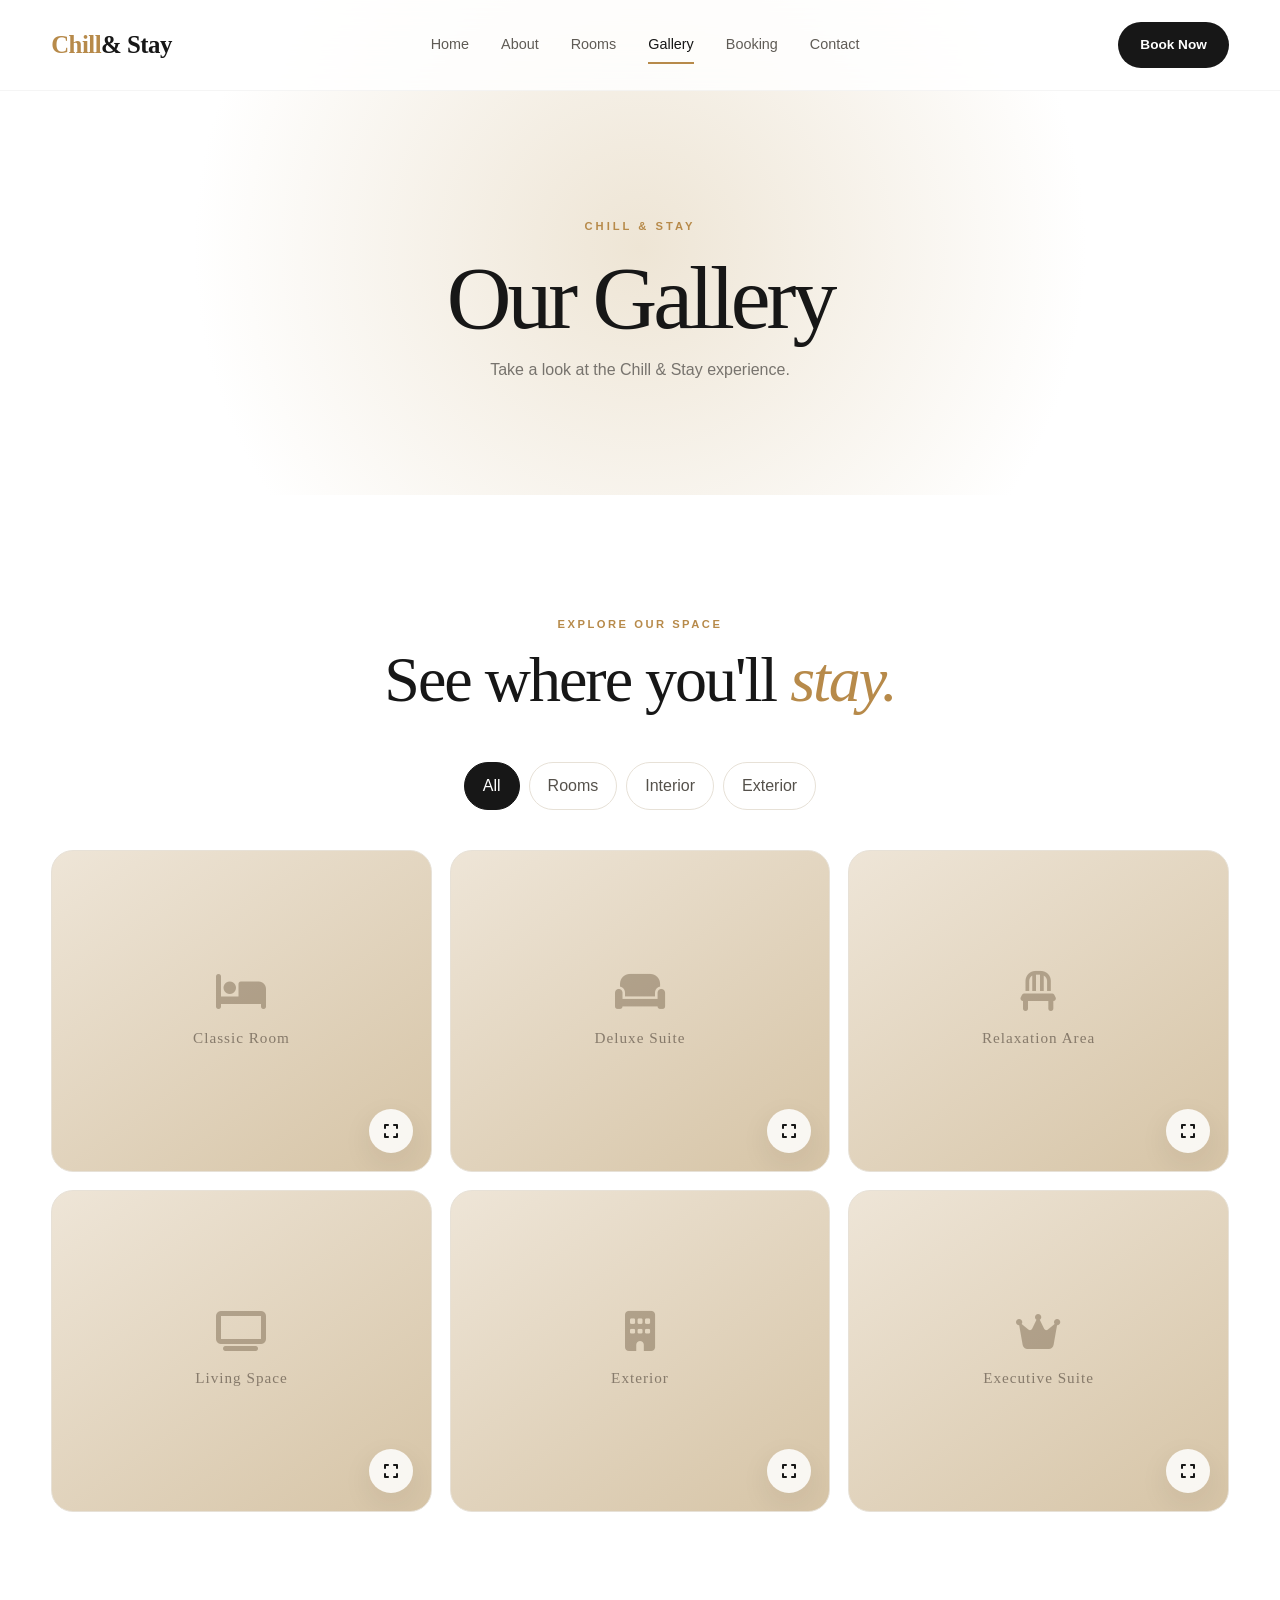
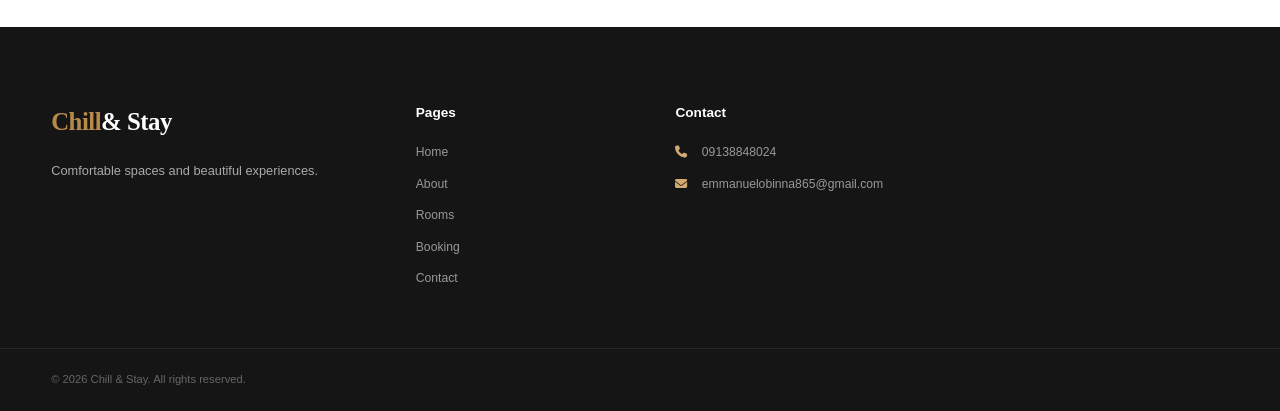
<file: PROJECT/gallery.html>
<!DOCTYPE html>
<html lang="en">

<head>
    <meta charset="UTF-8">
    <meta name="viewport" content="width=device-width, initial-scale=1.0">

    <title>Gallery | Chill & Stay</title>

    <link rel="stylesheet" href="css/style.css">

    <link
        rel="stylesheet"
        href="https://cdnjs.cloudflare.com/ajax/libs/font-awesome/6.7.2/css/all.min.css"
    >
</head>

<body>

<header class="header">

    <div class="container navbar">

        <a href="index.html" class="logo">
            <span>Chill</span> & Stay
        </a>

        <nav class="nav">

            <a href="index.html">Home</a>
            <a href="about.html">About</a>
            <a href="rooms.html">Rooms</a>
            <a href="gallery.html" class="active">Gallery</a>
            <a href="booking.html">Booking</a>
            <a href="contact.html">Contact</a>

        </nav>

        <a href="booking.html" class="nav-button">
            Book Now
        </a>

    </div>

</header>


<main>

<section class="page-hero">

    <div class="container">

        <span>CHILL & STAY</span>

        <h1>Our Gallery</h1>

        <p>
            Take a look at the Chill & Stay experience.
        </p>

    </div>

</section>


<section class="section-padding">

    <div class="container">

        <div class="section-heading centered">

            <span class="section-label">
                EXPLORE OUR SPACE
            </span>

            <h2>
                See where you'll
                <span>stay.</span>
            </h2>

        </div>


        <div class="gallery-filters">

            <button class="gallery-filter active" data-gallery="all">
                All
            </button>

            <button class="gallery-filter" data-gallery="rooms">
                Rooms
            </button>

            <button class="gallery-filter" data-gallery="interior">
                Interior
            </button>

            <button class="gallery-filter" data-gallery="exterior">
                Exterior
            </button>

        </div>


        <div class="gallery-grid">


            <div
                class="gallery-item"
                data-gallery-category="rooms"
                data-gallery-image="room-1"
            >

                <div class="gallery-placeholder">

                    <i class="fa-solid fa-bed"></i>

                    <span>
                        Classic Room
                    </span>

                </div>

                <button class="gallery-view">
                    <i class="fa-solid fa-expand"></i>
                </button>

            </div>


            <div
                class="gallery-item"
                data-gallery-category="rooms"
                data-gallery-image="room-2"
            >

                <div class="gallery-placeholder">

                    <i class="fa-solid fa-couch"></i>

                    <span>
                        Deluxe Suite
                    </span>

                </div>

                <button class="gallery-view">
                    <i class="fa-solid fa-expand"></i>
                </button>

            </div>


            <div
                class="gallery-item"
                data-gallery-category="interior"
                data-gallery-image="interior-1"
            >

                <div class="gallery-placeholder">

                    <i class="fa-solid fa-chair"></i>

                    <span>
                        Relaxation Area
                    </span>

                </div>

                <button class="gallery-view">
                    <i class="fa-solid fa-expand"></i>
                </button>

            </div>


            <div
                class="gallery-item"
                data-gallery-category="interior"
                data-gallery-image="interior-2"
            >

                <div class="gallery-placeholder">

                    <i class="fa-solid fa-tv"></i>

                    <span>
                        Living Space
                    </span>

                </div>

                <button class="gallery-view">
                    <i class="fa-solid fa-expand"></i>
                </button>

            </div>


            <div
                class="gallery-item"
                data-gallery-category="exterior"
                data-gallery-image="exterior-1"
            >

                <div class="gallery-placeholder">

                    <i class="fa-solid fa-building"></i>

                    <span>
                        Exterior
                    </span>

                </div>

                <button class="gallery-view">
                    <i class="fa-solid fa-expand"></i>
                </button>

            </div>


            <div
                class="gallery-item"
                data-gallery-category="rooms"
                data-gallery-image="room-3"
            >

                <div class="gallery-placeholder">

                    <i class="fa-solid fa-crown"></i>

                    <span>
                        Executive Suite
                    </span>

                </div>

                <button class="gallery-view">
                    <i class="fa-solid fa-expand"></i>
                </button>

            </div>

        </div>

    </div>

</section>


<!-- LIGHTBOX -->

<div class="lightbox" id="lightbox">

    <button class="lightbox-close" id="lightboxClose">
        <i class="fa-solid fa-xmark"></i>
    </button>

    <button class="lightbox-prev" id="lightboxPrev">
        <i class="fa-solid fa-chevron-left"></i>
    </button>

    <div class="lightbox-content">

        <div class="lightbox-placeholder">

            <i class="fa-solid fa-image"></i>

            <span id="lightboxTitle">
                Chill & Stay
            </span>

        </div>

    </div>

    <button class="lightbox-next" id="lightboxNext">
        <i class="fa-solid fa-chevron-right"></i>
    </button>

</div>

</main>


<footer class="footer">

    <div class="container footer-grid">

        <div class="footer-about">

            <a href="index.html" class="logo">
                <span>Chill</span> & Stay
            </a>

            <p>
                Comfortable spaces and beautiful experiences.
            </p>

        </div>

        <div class="footer-column">

            <h3>Pages</h3>

            <a href="index.html">Home</a>
            <a href="about.html">About</a>
            <a href="rooms.html">Rooms</a>
            <a href="booking.html">Booking</a>
            <a href="contact.html">Contact</a>

        </div>

        <div class="footer-column">

            <h3>Contact</h3>

            <a href="tel:09138848024">
                <i class="fa-solid fa-phone"></i>
                09138848024
            </a>

            <a href="mailto:emmanuelobinna865@gmail.com">
                <i class="fa-solid fa-envelope"></i>
                emmanuelobinna865@gmail.com
            </a>

        </div>

    </div>

    <div class="footer-bottom">

        <div class="container">

            <p>
                © 2026 Chill & Stay. All rights reserved.
            </p>

        </div>

    </div>

</footer>


<script src="js/script.js"></script>

</body>
</html>
</file>
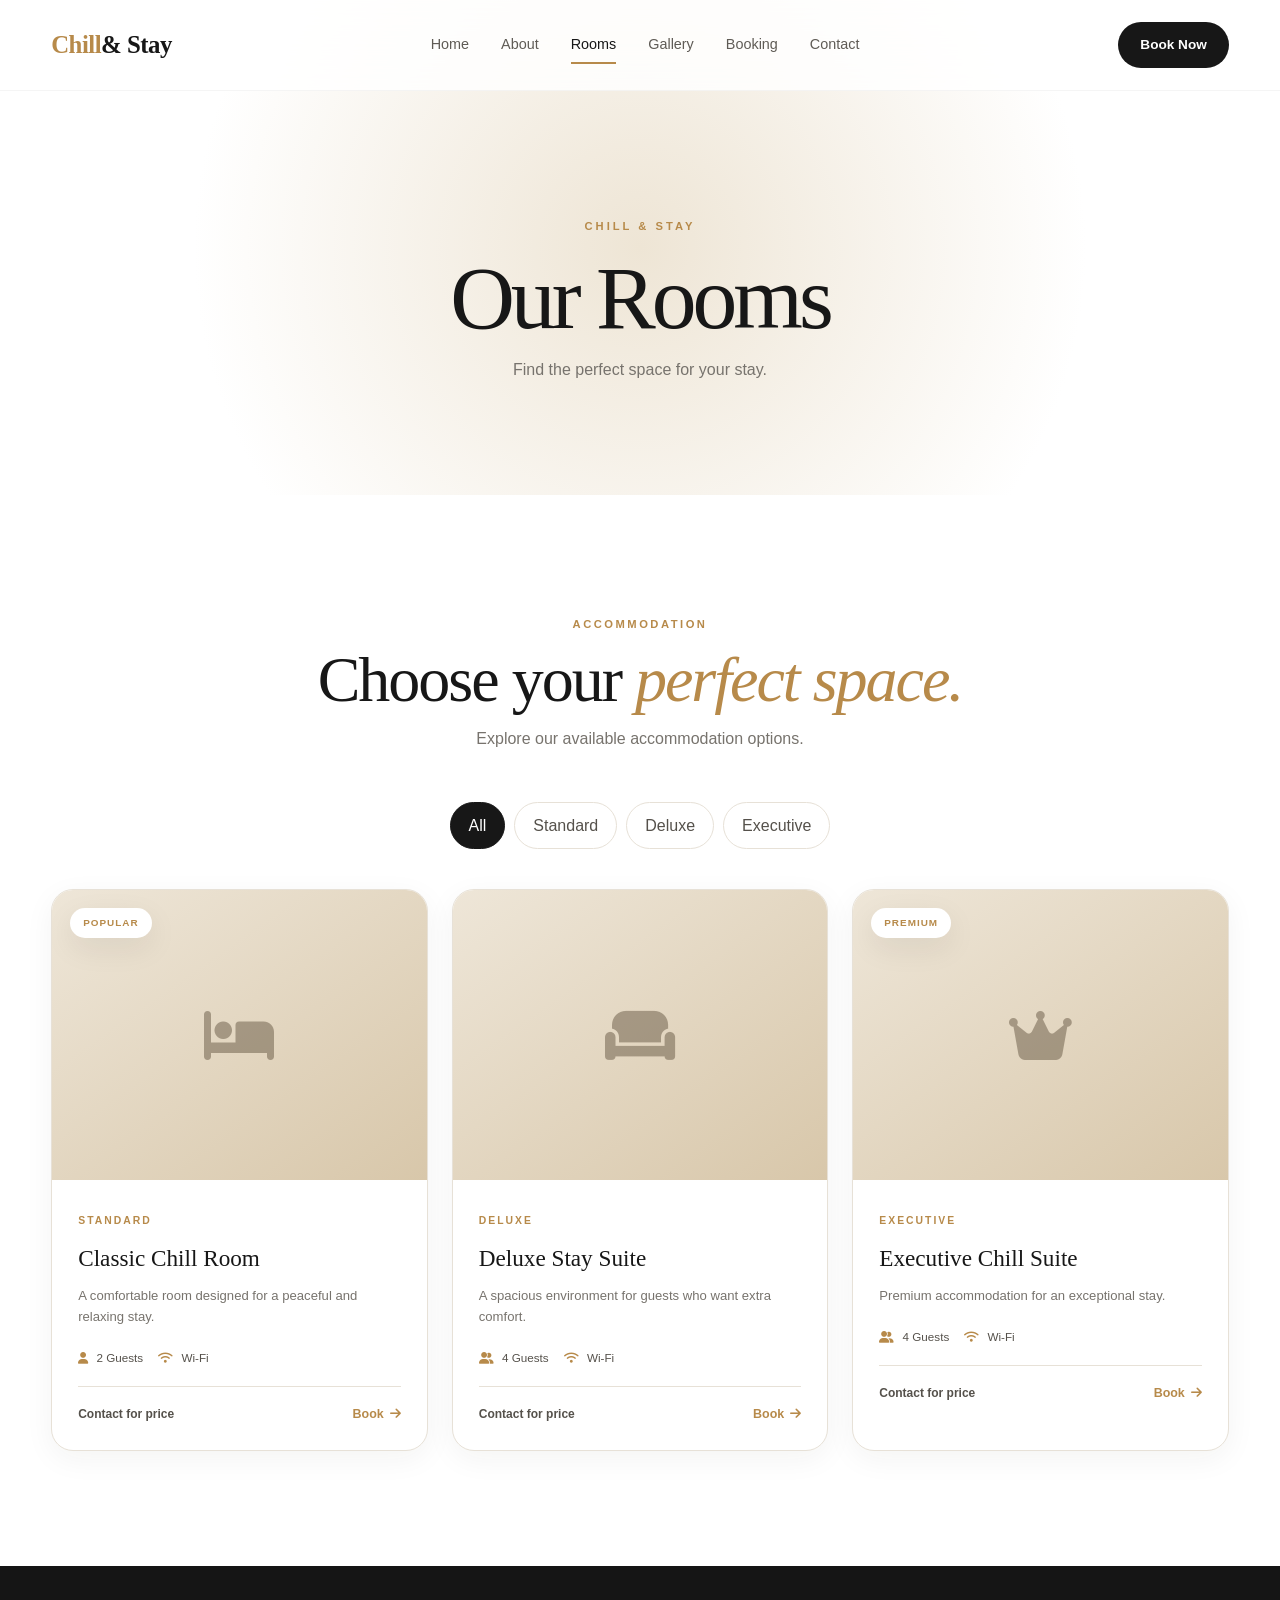
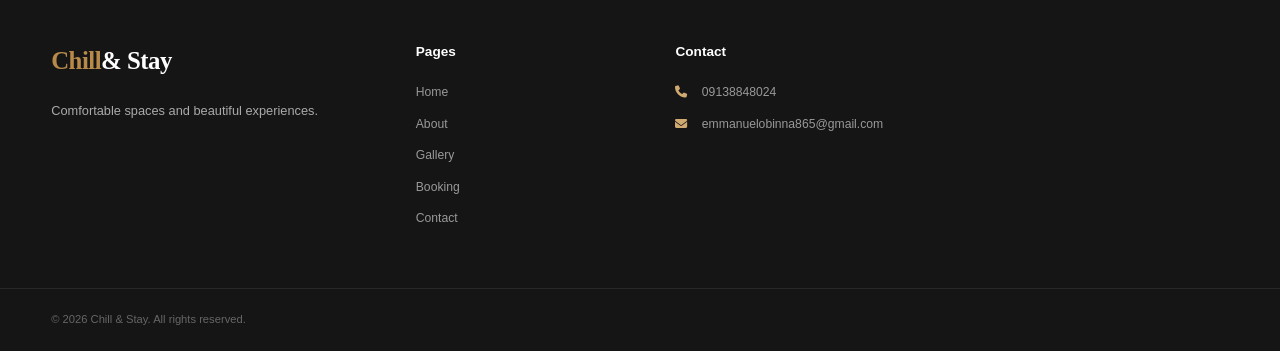
<file: PROJECT/rooms.html>
<!DOCTYPE html>
<html lang="en">
<head>
    <meta charset="UTF-8">
    <meta name="viewport" content="width=device-width, initial-scale=1.0">

    <title>Rooms | Chill & Stay</title>

    <link rel="stylesheet" href="css/style.css">

    <link
        rel="stylesheet"
        href="https://cdnjs.cloudflare.com/ajax/libs/font-awesome/6.7.2/css/all.min.css"
    >
</head>

<body>

<header class="header">

    <div class="container navbar">

        <a href="index.html" class="logo">
            <span>Chill</span> & Stay
        </a>

        <nav class="nav">

            <a href="index.html">Home</a>
            <a href="about.html">About</a>
            <a href="rooms.html" class="active">Rooms</a>
            <a href="gallery.html">Gallery</a>
            <a href="booking.html">Booking</a>
            <a href="contact.html">Contact</a>

        </nav>

        <a href="booking.html" class="nav-button">
            Book Now
        </a>

    </div>

</header>


<main>

<section class="page-hero">

    <div class="container">

        <span>CHILL & STAY</span>

        <h1>
            Our Rooms
        </h1>

        <p>
            Find the perfect space for your stay.
        </p>

    </div>

</section>


<section class="section-padding">

    <div class="container">

        <div class="section-heading centered">

            <span class="section-label">
                ACCOMMODATION
            </span>

            <h2>
                Choose your
                <span>perfect space.</span>
            </h2>

            <p>
                Explore our available accommodation options.
            </p>

        </div>


        <div class="filter-buttons">

            <button class="filter-btn active" data-filter="all">
                All
            </button>

            <button class="filter-btn" data-filter="standard">
                Standard
            </button>

            <button class="filter-btn" data-filter="deluxe">
                Deluxe
            </button>

            <button class="filter-btn" data-filter="executive">
                Executive
            </button>

        </div>


        <div class="room-grid">


            <article class="room-card room-item" data-category="standard">

                <div class="room-image">

                    <div class="image-placeholder">
                        <i class="fa-solid fa-bed"></i>
                    </div>

                    <span class="room-tag">
                        POPULAR
                    </span>

                </div>

                <div class="room-content">

                    <span class="room-type">
                        STANDARD
                    </span>

                    <h3>
                        Classic Chill Room
                    </h3>

                    <p>
                        A comfortable room designed for
                        a peaceful and relaxing stay.
                    </p>

                    <div class="room-details">

                        <span>
                            <i class="fa-solid fa-user"></i>
                            2 Guests
                        </span>

                        <span>
                            <i class="fa-solid fa-wifi"></i>
                            Wi-Fi
                        </span>

                    </div>

                    <div class="room-bottom">

                        <span class="room-price">
                            Contact for price
                        </span>

                        <a href="booking.html">
                            Book
                            <i class="fa-solid fa-arrow-right"></i>
                        </a>

                    </div>

                </div>

            </article>


            <article class="room-card room-item" data-category="deluxe">

                <div class="room-image">

                    <div class="image-placeholder">
                        <i class="fa-solid fa-couch"></i>
                    </div>

                </div>

                <div class="room-content">

                    <span class="room-type">
                        DELUXE
                    </span>

                    <h3>
                        Deluxe Stay Suite
                    </h3>

                    <p>
                        A spacious environment for guests
                        who want extra comfort.
                    </p>

                    <div class="room-details">

                        <span>
                            <i class="fa-solid fa-user-group"></i>
                            4 Guests
                        </span>

                        <span>
                            <i class="fa-solid fa-wifi"></i>
                            Wi-Fi
                        </span>

                    </div>

                    <div class="room-bottom">

                        <span class="room-price">
                            Contact for price
                        </span>

                        <a href="booking.html">
                            Book
                            <i class="fa-solid fa-arrow-right"></i>
                        </a>

                    </div>

                </div>

            </article>


            <article class="room-card room-item" data-category="executive">

                <div class="room-image">

                    <div class="image-placeholder">
                        <i class="fa-solid fa-crown"></i>
                    </div>

                    <span class="room-tag">
                        PREMIUM
                    </span>

                </div>

                <div class="room-content">

                    <span class="room-type">
                        EXECUTIVE
                    </span>

                    <h3>
                        Executive Chill Suite
                    </h3>

                    <p>
                        Premium accommodation for an
                        exceptional stay.
                    </p>

                    <div class="room-details">

                        <span>
                            <i class="fa-solid fa-user-group"></i>
                            4 Guests
                        </span>

                        <span>
                            <i class="fa-solid fa-wifi"></i>
                            Wi-Fi
                        </span>

                    </div>

                    <div class="room-bottom">

                        <span class="room-price">
                            Contact for price
                        </span>

                        <a href="booking.html">
                            Book
                            <i class="fa-solid fa-arrow-right"></i>
                        </a>

                    </div>

                </div>

            </article>

        </div>

    </div>

</section>

</main>


<footer class="footer">

    <div class="container footer-grid">

        <div class="footer-about">

            <a href="index.html" class="logo">
                <span>Chill</span> & Stay
            </a>

            <p>
                Comfortable spaces and beautiful experiences.
            </p>

        </div>

        <div class="footer-column">

            <h3>Pages</h3>

            <a href="index.html">Home</a>
            <a href="about.html">About</a>
            <a href="gallery.html">Gallery</a>
            <a href="booking.html">Booking</a>
            <a href="contact.html">Contact</a>

        </div>

        <div class="footer-column">

            <h3>Contact</h3>

            <a href="tel:09138848024">
                <i class="fa-solid fa-phone"></i>
                09138848024
            </a>

            <a href="mailto:emmanuelobinna865@gmail.com">
                <i class="fa-solid fa-envelope"></i>
                emmanuelobinna865@gmail.com
            </a>

        </div>

    </div>

    <div class="footer-bottom">

        <div class="container">

            <p>
                © 2026 Chill & Stay. All rights reserved.
            </p>

        </div>

    </div>

</footer>


<script src="js/script.js"></script>

</body>
</html>
</file>
<file: PROJECT/css/style.css>
:root {
    --primary: #171717;
    --secondary: #55514b;
    --muted: #77736d;

    --cream: #f7f4ee;
    --cream-dark: #eee9df;
    --white: #ffffff;

    --gold: #b78a4a;
    --gold-light: #d0aa70;

    --border: #e7e1d7;

    --shadow: 0 20px 60px rgba(35, 30, 22, 0.10);
    --shadow-small: 0 10px 30px rgba(35, 30, 22, 0.08);

    --radius: 22px;
    --radius-small: 14px;

    --container: 1180px;

    --transition: 0.35s ease;
}


/* =========================================================
   02. RESET
   ========================================================= */

* {
    margin: 0;
    padding: 0;
    box-sizing: border-box;
}

html {
    scroll-behavior: smooth;
}

body {
    font-family:
        Inter,
        "Segoe UI",
        Arial,
        sans-serif;

    background: var(--white);

    color: var(--primary);

    line-height: 1.6;

    overflow-x: hidden;
}

body.no-scroll {
    overflow: hidden;
}

a {
    text-decoration: none;
    color: inherit;
}

button,
input,
textarea,
select {
    font: inherit;
}

button {
    border: none;
    cursor: pointer;
}

img {
    width: 100%;
    display: block;
}


/* =========================================================
   03. CONTAINER
   ========================================================= */

.container {
    width: min(92%, var(--container));

    margin: 0 auto;
}


/* =========================================================
   04. HEADER
   ========================================================= */

.header {
    position: fixed;

    top: 0;
    left: 0;

    width: 100%;

    z-index: 1000;

    padding: 22px 0;

    background: rgba(255, 255, 255, 0.82);

    backdrop-filter: blur(18px);

    -webkit-backdrop-filter: blur(18px);

    border-bottom: 1px solid rgba(0, 0, 0, 0.04);

    transition:
        padding var(--transition),
        box-shadow var(--transition),
        background var(--transition);
}

.header.scrolled {
    padding: 14px 0;

    background: rgba(255, 255, 255, 0.95);

    box-shadow: var(--shadow-small);
}

.navbar {
    display: flex;

    align-items: center;

    justify-content: space-between;

    gap: 30px;
}


/* =========================================================
   05. LOGO
   ========================================================= */

.logo {
    display: inline-flex;

    align-items: center;

    font-family: Georgia, "Times New Roman", serif;

    font-size: 1.55rem;

    font-weight: 700;

    letter-spacing: -0.5px;

    white-space: nowrap;
}

.logo span {
    color: var(--gold);
}


/* =========================================================
   06. NAVIGATION
   ========================================================= */

.nav {
    display: flex;

    align-items: center;

    gap: 32px;
}

.nav a {
    position: relative;

    color: #5f5b55;

    font-size: 0.9rem;

    font-weight: 500;

    transition: color var(--transition);
}

.nav a:hover,
.nav a.active {
    color: var(--primary);
}

.nav a::after {
    content: "";

    position: absolute;

    left: 0;

    bottom: -8px;

    width: 0;

    height: 2px;

    background: var(--gold);

    transition: width var(--transition);
}

.nav a:hover::after,
.nav a.active::after {
    width: 100%;
}


/* =========================================================
   07. NAV BUTTON
   ========================================================= */

.nav-button {
    display: inline-flex;

    align-items: center;

    justify-content: center;

    padding: 12px 22px;

    border-radius: 50px;

    background: var(--primary);

    color: white;

    font-size: 0.85rem;

    font-weight: 700;

    transition: var(--transition);
}

.nav-button:hover {
    background: var(--gold);

    transform: translateY(-2px);

    box-shadow:
        0 10px 25px rgba(183, 138, 74, 0.25);
}


/* =========================================================
   08. MENU BUTTON
   ========================================================= */

.menu-button {
    display: none;

    width: 44px;
    height: 44px;

    align-items: center;
    justify-content: center;

    border-radius: 50%;

    background: var(--cream);

    color: var(--primary);

    border: 1px solid var(--border);

    font-size: 1rem;
}


/* =========================================================
   09. HERO
   ========================================================= */

.hero {
    position: relative;

    min-height: 92vh;

    display: flex;

    align-items: center;

    overflow: hidden;

    background:
        linear-gradient(
            90deg,
            rgba(255, 255, 255, 0.97),
            rgba(255, 255, 255, 0.83),
            rgba(255, 255, 255, 0.20)
        ),
        radial-gradient(
            circle at 75% 50%,
            #e9ddc8,
            #f8f5ef 50%,
            #ffffff
        );
}

.hero::after {
    content: "";

    position: absolute;

    width: 550px;

    height: 550px;

    right: -180px;

    bottom: -230px;

    border-radius: 50%;

    background: rgba(183, 138, 74, 0.10);

    filter: blur(5px);
}

.hero-overlay {
    position: absolute;

    inset: 0;

    background:
        radial-gradient(
            circle at 80% 20%,
            rgba(255, 255, 255, 0.9),
            transparent 35%
        );
}

.hero-content {
    position: relative;

    z-index: 2;

    max-width: 720px;

    padding-top: 90px;
}

.hero-small-title {
    display: inline-flex;

    align-items: center;

    gap: 12px;

    margin-bottom: 22px;

    color: var(--gold);

    font-size: 0.72rem;

    font-weight: 800;

    letter-spacing: 3px;
}

.hero-small-title::before {
    content: "";

    width: 35px;

    height: 1px;

    background: var(--gold);
}

.hero h1 {
    font-family:
        Georgia,
        "Times New Roman",
        serif;

    font-size: clamp(3.5rem, 7vw, 6.5rem);

    font-weight: 500;

    line-height: 0.96;

    letter-spacing: -5px;

    color: var(--primary);

    margin-bottom: 28px;
}

.hero h1 span {
    color: var(--gold);

    font-style: italic;
}

.hero p {
    max-width: 600px;

    color: var(--secondary);

    font-size: 1.05rem;

    margin-bottom: 35px;
}


/* =========================================================
   10. BUTTONS
   ========================================================= */

.btn {
    display: inline-flex;

    align-items: center;

    justify-content: center;

    gap: 10px;

    min-height: 50px;

    padding: 13px 24px;

    border-radius: 50px;

    font-size: 0.86rem;

    font-weight: 700;

    transition: var(--transition);
}

.btn-primary {
    background: var(--primary);

    color: white;

    box-shadow:
        0 10px 25px rgba(0, 0, 0, 0.12);
}

.btn-primary:hover {
    background: var(--gold);

    transform: translateY(-3px);

    box-shadow:
        0 15px 30px rgba(183, 138, 74, 0.22);
}

.btn-outline {
    background: rgba(255, 255, 255, 0.7);

    color: var(--primary);

    border: 1px solid var(--border);
}

.btn-outline:hover {
    border-color: var(--gold);

    color: var(--gold);

    transform: translateY(-3px);
}

.hero-buttons,
.cta-buttons {
    display: flex;

    flex-wrap: wrap;

    gap: 12px;
}


/* =========================================================
   11. QUICK INFO
   ========================================================= */

.quick-info {
    position: relative;

    z-index: 5;

    margin-top: -55px;
}

.quick-info-grid {
    display: grid;

    grid-template-columns: repeat(4, 1fr);

    gap: 15px;
}

.info-card {
    display: flex;

    align-items: center;

    gap: 14px;

    padding: 22px;

    min-height: 100px;

    background:
        rgba(255, 255, 255, 0.94);

    border: 1px solid var(--border);

    border-radius: var(--radius);

    box-shadow: var(--shadow-small);

    transition: var(--transition);
}

.info-card:hover {
    transform: translateY(-7px);

    border-color: #d9c7a8;

    box-shadow: var(--shadow);
}

.info-icon {
    width: 46px;

    height: 46px;

    flex-shrink: 0;

    display: grid;

    place-items: center;

    border-radius: 14px;

    background: var(--cream);

    color: var(--gold);
}

.info-card h3 {
    font-size: 0.85rem;

    margin-bottom: 2px;
}

.info-card p {
    color: var(--muted);

    font-size: 0.72rem;
}


/* =========================================================
   12. SECTION
   ========================================================= */

.section-padding {
    padding: 115px 0;
}

.section-label {
    display: inline-block;

    margin-bottom: 14px;

    color: var(--gold);

    font-size: 0.7rem;

    font-weight: 800;

    letter-spacing: 2.5px;
}

.section-heading {
    display: flex;

    justify-content: space-between;

    align-items: flex-end;

    gap: 30px;

    margin-bottom: 50px;
}

.section-heading.centered {
    display: block;

    max-width: 720px;

    margin-left: auto;

    margin-right: auto;

    text-align: center;
}

.section-heading h2 {
    font-family:
        Georgia,
        "Times New Roman",
        serif;

    font-size: clamp(2.4rem, 5vw, 4.2rem);

    font-weight: 500;

    line-height: 1;

    letter-spacing: -2px;
}

.section-heading h2 span {
    color: var(--gold);

    font-style: italic;
}

.section-heading p {
    color: var(--muted);

    margin-top: 14px;
}


/* =========================================================
   13. ABOUT
   ========================================================= */

.about-preview {
    background: var(--cream);
}

.about-grid {
    display: grid;

    grid-template-columns: 1fr 1fr;

    align-items: center;

    gap: 85px;
}

.about-image {
    min-height: 560px;

    position: relative;

    overflow: hidden;

    border-radius: 30px;

    background:
        linear-gradient(
            145deg,
            #eee4d2,
            #d9c8a9
        );

    box-shadow: var(--shadow);
}

.about-image::before {
    content: "";

    position: absolute;

    width: 220px;
    height: 220px;

    top: 30px;
    right: 30px;

    border-radius: 50%;

    border: 1px solid rgba(183, 138, 74, 0.3);
}

.about-image::after {
    content: "";

    position: absolute;

    width: 160px;
    height: 160px;

    bottom: 30px;
    left: 30px;

    border-radius: 50%;

    border: 1px solid rgba(255, 255, 255, 0.6);
}

.image-placeholder {
    width: 100%;
    height: 100%;

    min-height: inherit;

    display: flex;

    flex-direction: column;

    align-items: center;

    justify-content: center;

    gap: 15px;

    color: rgba(70, 55, 35, 0.4);

    font-size: 3.5rem;
}

.image-placeholder span {
    font-family: Georgia, serif;

    font-size: 1rem;

    letter-spacing: 2px;
}

.about-content h2,
.experience-content h2 {
    font-family: Georgia, "Times New Roman", serif;

    font-size: clamp(2.4rem, 4vw, 4rem);

    font-weight: 500;

    line-height: 1;

    letter-spacing: -2px;

    margin-bottom: 25px;
}

.about-content h2 span,
.experience-content h2 span {
    color: var(--gold);

    font-style: italic;
}

.about-content p,
.experience-content > p {
    color: var(--secondary);

    margin-bottom: 18px;
}

.text-link {
    display: inline-flex;

    align-items: center;

    gap: 8px;

    margin-top: 14px;

    color: var(--gold);

    font-size: 0.85rem;

    font-weight: 800;

    transition: var(--transition);
}

.text-link:hover {
    gap: 14px;
}


/* =========================================================
   14. ROOMS
   ========================================================= */

.rooms-preview {
    background: white;
}

.room-grid {
    display: grid;

    grid-template-columns: repeat(3, 1fr);

    gap: 24px;
}

.room-card {
    overflow: hidden;

    background: white;

    border: 1px solid var(--border);

    border-radius: var(--radius);

    box-shadow: 0 8px 30px rgba(40, 35, 25, 0.05);

    transition: var(--transition);
}

.room-card:hover {
    transform: translateY(-9px);

    box-shadow: var(--shadow);

    border-color: #d9c6a4;
}

.room-image {
    position: relative;

    height: 290px;

    overflow: hidden;

    background:
        linear-gradient(
            145deg,
            #eee6d8,
            #d8c7aa
        );
}

.room-image .image-placeholder {
    min-height: 290px;

    transition: transform 0.5s ease;
}

.room-card:hover .room-image .image-placeholder {
    transform: scale(1.06);
}

.room-tag {
    position: absolute;

    top: 18px;
    left: 18px;

    padding: 7px 13px;

    border-radius: 50px;

    background: white;

    color: var(--gold);

    font-size: 0.62rem;

    font-weight: 800;

    letter-spacing: 1px;

    box-shadow: var(--shadow-small);
}

.room-content {
    padding: 26px;
}

.room-type {
    color: var(--gold);

    font-size: 0.65rem;

    font-weight: 800;

    letter-spacing: 2px;
}

.room-content h3 {
    font-family: Georgia, serif;

    font-size: 1.45rem;

    font-weight: 500;

    margin: 8px 0;
}

.room-content p {
    color: var(--muted);

    font-size: 0.82rem;

    margin-bottom: 22px;
}

.room-details {
    display: flex;

    flex-wrap: wrap;

    gap: 15px;

    padding-bottom: 18px;

    border-bottom: 1px solid var(--border);

    color: var(--secondary);

    font-size: 0.73rem;
}

.room-details i {
    color: var(--gold);

    margin-right: 5px;
}

.room-bottom {
    display: flex;

    align-items: center;

    justify-content: space-between;

    gap: 15px;

    padding-top: 18px;
}

.room-price {
    color: var(--secondary);

    font-size: 0.75rem;

    font-weight: 700;
}

.room-bottom a {
    display: inline-flex;

    align-items: center;

    gap: 6px;

    color: var(--gold);

    font-size: 0.78rem;

    font-weight: 800;

    transition: var(--transition);
}

.room-bottom a:hover {
    gap: 10px;
}


/* =========================================================
   15. EXPERIENCE
   ========================================================= */

.experience {
    background: var(--cream);
}

.experience-grid {
    display: grid;

    grid-template-columns: 1fr 1fr;

    gap: 85px;

    align-items: center;
}

.experience-list {
    display: grid;

    gap: 25px;

    margin: 35px 0;
}

.experience-item {
    display: flex;

    align-items: flex-start;

    gap: 14px;
}

.experience-item > i {
    width: 32px;

    height: 32px;

    flex-shrink: 0;

    display: grid;

    place-items: center;

    border-radius: 50%;

    background: white;

    color: var(--gold);

    box-shadow: var(--shadow-small);

    font-size: 0.7rem;
}

.experience-item h3 {
    font-size: 0.92rem;

    margin-bottom: 3px;
}

.experience-item p {
    color: var(--muted);

    font-size: 0.78rem;
}

.experience-visual {
    min-height: 530px;

    display: grid;

    place-items: center;

    border-radius: 30px;

    background:
        linear-gradient(
            145deg,
            #ded0b8,
            #f6f0e5
        );

    position: relative;

    overflow: hidden;
}

.experience-visual::before {
    content: "";

    position: absolute;

    width: 350px;
    height: 350px;

    border-radius: 50%;

    border: 1px solid rgba(183, 138, 74, 0.35);
}

.experience-card {
    position: relative;

    z-index: 2;

    width: min(75%, 350px);

    padding: 50px 30px;

    display: flex;

    flex-direction: column;

    align-items: center;

    text-align: center;

    gap: 8px;

    border-radius: 28px;

    background: rgba(255, 255, 255, 0.78);

    border: 1px solid rgba(255, 255, 255, 0.9);

    backdrop-filter: blur(15px);

    box-shadow: var(--shadow);
}

.experience-card i {
    color: var(--gold);

    font-size: 2.7rem;

    margin-bottom: 10px;
}

.experience-card strong {
    font-family: Georgia, serif;

    font-size: 1.5rem;

    font-weight: 500;
}

.experience-card span {
    color: var(--muted);

    font-size: 0.8rem;
}


/* =========================================================
   16. CTA
   ========================================================= */

.cta {
    padding: 120px 0;

    text-align: center;

    background:
        linear-gradient(
            135deg,
            #171717,
            #29251f
        );

    color: white;
}

.cta-content {
    max-width: 800px;

    margin: auto;
}

.cta h2 {
    font-family: Georgia, serif;

    font-size: clamp(2.8rem, 6vw, 5.3rem);

    font-weight: 500;

    line-height: 0.95;

    letter-spacing: -3px;

    margin-bottom: 25px;
}

.cta h2 span {
    color: var(--gold-light);

    font-style: italic;
}

.cta p {
    max-width: 600px;

    margin: 0 auto 30px;

    color: #c6c1b9;
}

.cta .btn-primary {
    background: white;

    color: var(--primary);
}

.cta .btn-primary:hover {
    background: var(--gold-light);
}


/* =========================================================
   17. PAGE HERO
   ========================================================= */

.page-hero {
    min-height: 55vh;

    display: flex;

    align-items: center;

    justify-content: center;

    text-align: center;

    padding-top: 100px;

    background:
        radial-gradient(
            circle at center,
            #eee5d5,
            #ffffff 65%
        );
}

.page-hero .container {
    max-width: 800px;
}

.page-hero span {
    color: var(--gold);

    font-size: 0.7rem;

    font-weight: 800;

    letter-spacing: 3px;
}

.page-hero h1 {
    font-family: Georgia, serif;

    font-size: clamp(3.2rem, 7vw, 5.8rem);

    font-weight: 500;

    line-height: 1;

    letter-spacing: -4px;

    margin: 15px 0;
}

.page-hero p {
    color: var(--muted);
}


/* =========================================================
   18. FEATURES
   ========================================================= */

.feature-grid {
    display: grid;

    grid-template-columns: repeat(4, 1fr);

    gap: 20px;
}

.feature-card {
    padding: 32px;

    border-radius: var(--radius);

    background: white;

    border: 1px solid var(--border);

    box-shadow: 0 8px 30px rgba(35, 30, 22, 0.04);

    transition: var(--transition);
}

.feature-card:hover {
    transform: translateY(-8px);

    border-color: #d9c6a4;

    box-shadow: var(--shadow);
}

.feature-card i {
    color: var(--gold);

    font-size: 1.4rem;

    margin-bottom: 20px;
}

.feature-card h3 {
    margin-bottom: 8px;
}

.feature-card p {
    color: var(--muted);

    font-size: 0.8rem;
}


/* =========================================================
   19. FILTERS
   ========================================================= */

.filter-buttons,
.gallery-filters {
    display: flex;

    justify-content: center;

    flex-wrap: wrap;

    gap: 9px;

    margin-bottom: 40px;
}

.filter-btn,
.gallery-filter {
    padding: 10px 18px;

    border-radius: 50px;

    background: white;

    color: var(--secondary);

    border: 1px solid var(--border);

    transition: var(--transition);
}

.filter-btn:hover,
.filter-btn.active,
.gallery-filter:hover,
.gallery-filter.active {
    background: var(--primary);

    color: white;

    border-color: var(--primary);
}


/* =========================================================
   20. GALLERY
   ========================================================= */

.gallery-grid {
    display: grid;

    grid-template-columns: repeat(3, 1fr);

    gap: 18px;
}

.gallery-item {
    position: relative;

    min-height: 320px;

    overflow: hidden;

    border-radius: var(--radius);

    background:
        linear-gradient(
            145deg,
            #eee5d7,
            #d6c4a6
        );

    border: 1px solid var(--border);

    transition: var(--transition);
}

.gallery-item:hover {
    transform: translateY(-5px);

    box-shadow: var(--shadow);
}

.gallery-placeholder {
    width: 100%;
    height: 100%;

    min-height: 320px;

    display: flex;

    flex-direction: column;

    align-items: center;

    justify-content: center;

    gap: 15px;

    color: rgba(80, 60, 35, 0.35);

    font-size: 2.5rem;
}

.gallery-placeholder span {
    font-family: Georgia, serif;

    color: rgba(60, 50, 40, 0.55);

    font-size: 0.95rem;

    letter-spacing: 1px;
}

.gallery-view {
    position: absolute;

    right: 18px;

    bottom: 18px;

    width: 44px;
    height: 44px;

    display: grid;

    place-items: center;

    border-radius: 50%;

    background: rgba(255, 255, 255, 0.85);

    color: var(--primary);

    transition: var(--transition);

    box-shadow: var(--shadow-small);
}

.gallery-view:hover {
    background: var(--gold);

    color: white;

    transform: rotate(10deg);
}


/* =========================================================
   21. LIGHTBOX
   ========================================================= */

.lightbox {
    position: fixed;

    inset: 0;

    z-index: 2000;

    display: none;

    align-items: center;

    justify-content: center;

    padding: 25px;

    background: rgba(20, 18, 15, 0.88);

    backdrop-filter: blur(10px);
}

.lightbox.active {
    display: flex;
}

.lightbox-content {
    width: min(900px, 90vw);

    height: min(650px, 80vh);

    overflow: hidden;

    border-radius: 25px;

    background: var(--cream);

    box-shadow: 0 30px 100px rgba(0, 0, 0, 0.35);
}

.lightbox-placeholder {
    height: 100%;

    display: flex;

    flex-direction: column;

    align-items: center;

    justify-content: center;

    gap: 15px;

    color: rgba(80, 60, 35, 0.35);

    font-size: 4rem;
}

.lightbox-placeholder span {
    font-family: Georgia, serif;

    color: var(--secondary);

    font-size: 1rem;
}

.lightbox-close,
.lightbox-prev,
.lightbox-next {
    position: absolute;

    width: 48px;
    height: 48px;

    display: grid;

    place-items: center;

    border-radius: 50%;

    background: white;

    color: var(--primary);

    transition: var(--transition);

    box-shadow: var(--shadow-small);
}

.lightbox-close:hover,
.lightbox-prev:hover,
.lightbox-next:hover {
    background: var(--gold);

    color: white;
}

.lightbox-close {
    top: 25px;

    right: 25px;
}

.lightbox-prev {
    left: 25px;
}

.lightbox-next {
    right: 25px;
}


/* =========================================================
   22. FORMS
   ========================================================= */

.booking-grid {
    display: grid;

    grid-template-columns: 1.45fr 0.7fr;

    gap: 55px;

    align-items: start;
}

.booking-form-wrapper,
.contact-form-wrapper {
    padding: 38px;

    border-radius: 28px;

    background: white;

    border: 1px solid var(--border);

    box-shadow: var(--shadow-small);
}

.booking-form {
    display: grid;

    gap: 20px;
}

.form-row {
    display: grid;

    grid-template-columns: 1fr 1fr;

    gap: 18px;
}

.form-group {
    display: flex;

    flex-direction: column;

    gap: 8px;
}

.form-group label {
    color: var(--primary);

    font-size: 0.78rem;

    font-weight: 700;
}

.form-group input,
.form-group select,
.form-group textarea {
    width: 100%;

    padding: 14px 16px;

    outline: none;

    border-radius: 12px;

    background: #faf9f6;

    color: var(--primary);

    border: 1px solid var(--border);

    transition: var(--transition);
}

.form-group input::placeholder,
.form-group textarea::placeholder {
    color: #aaa49b;
}

.form-group input:focus,
.form-group select:focus,
.form-group textarea:focus {
    background: white;

    border-color: var(--gold);

    box-shadow:
        0 0 0 4px rgba(183, 138, 74, 0.09);
}

.form-group textarea {
    resize: vertical;

    min-height: 140px;
}

.form-error {
    color: #c0392b;

    font-size: 0.68rem;
}

.booking-submit {
    width: fit-content;

    margin-top: 5px;
}


/* =========================================================
   23. BOOKING SIDEBAR
   ========================================================= */

.booking-sidebar {
    display: grid;

    gap: 16px;

    position: sticky;

    top: 100px;
}

.booking-info-card {
    padding: 25px;

    border-radius: var(--radius);

    background: var(--cream);

    border: 1px solid var(--border);

    transition: var(--transition);
}

.booking-info-card:hover {
    transform: translateY(-4px);

    box-shadow: var(--shadow-small);
}

.booking-info-icon {
    width: 45px;
    height: 45px;

    display: grid;

    place-items: center;

    border-radius: 13px;

    background: white;

    color: var(--gold);

    margin-bottom: 15px;
}

.booking-info-card h3 {
    font-family: Georgia, serif;

    font-weight: 500;

    margin-bottom: 5px;
}

.booking-info-card p {
    color: var(--muted);

    font-size: 0.78rem;

    margin-bottom: 9px;
}

.booking-info-card a {
    color: var(--gold);

    font-size: 0.8rem;

    font-weight: 800;

    word-break: break-word;
}


/* =========================================================
   24. CONTACT
   ========================================================= */

.contact-grid {
    display: grid;

    grid-template-columns: 0.9fr 1.1fr;

    gap: 70px;

    align-items: start;
}

.contact-info h2 {
    font-family: Georgia, serif;

    font-size: clamp(2.5rem, 5vw, 4.1rem);

    font-weight: 500;

    line-height: 1;

    letter-spacing: -2px;

    margin-bottom: 20px;
}

.contact-info h2 span {
    color: var(--gold);

    font-style: italic;
}

.contact-info > p {
    max-width: 520px;

    color: var(--secondary);

    margin-bottom: 35px;
}

.contact-list {
    display: grid;

    gap: 25px;
}

.contact-item {
    display: flex;

    align-items: center;

    gap: 15px;
}

.contact-icon {
    width: 48px;
    height: 48px;

    display: grid;

    place-items: center;

    flex-shrink: 0;

    border-radius: 14px;

    background: var(--cream);

    color: var(--gold);
}

.contact-item span {
    display: block;

    color: var(--muted);

    font-size: 0.72rem;
}

.contact-item a,
.contact-item strong {
    font-size: 0.88rem;
}

.contact-item a {
    transition: var(--transition);
}

.contact-item a:hover {
    color: var(--gold);
}

.contact-social {
    margin-top: 40px;

    padding-top: 30px;

    border-top: 1px solid var(--border);
}

.contact-social > span {
    display: block;

    color: var(--muted);

    font-size: 0.75rem;

    margin-bottom: 15px;
}


/* =========================================================
   25. SOCIAL
   ========================================================= */

.social-links {
    display: flex;

    gap: 9px;
}

.social-links a {
    width: 40px;
    height: 40px;

    display: grid;

    place-items: center;

    border-radius: 50%;

    background: var(--cream);

    border: 1px solid var(--border);

    color: var(--secondary);

    transition: var(--transition);
}

.social-links a:hover {
    background: var(--gold);

    color: white;

    border-color: var(--gold);

    transform: translateY(-3px);
}


/* =========================================================
   26. FAQ
   ========================================================= */

.faq-section {
    background: var(--cream);
}

.faq-container {
    max-width: 850px;

    margin: auto;
}

.faq-item {
    border-bottom: 1px solid var(--border);
}

.faq-question {
    width: 100%;

    display: flex;

    align-items: center;

    justify-content: space-between;

    gap: 20px;

    padding: 23px 0;

    background: transparent;

    color: var(--primary);

    text-align: left;

    font-weight: 700;
}

.faq-question i {
    color: var(--gold);

    transition: var(--transition);
}

.faq-item.active .faq-question i {
    transform: rotate(45deg);
}

.faq-answer {
    max-height: 0;

    overflow: hidden;

    transition: max-height 0.4s ease;
}

.faq-answer p {
    color: var(--muted);

    font-size: 0.84rem;

    padding-bottom: 22px;
}


/* =========================================================
   27. FOOTER
   ========================================================= */

.footer {
    padding-top: 75px;

    background: #151515;

    color: white;
}

.footer-grid {
    display: grid;

    grid-template-columns: 1.5fr 1fr 1.4fr 1fr;

    gap: 50px;

    padding-bottom: 60px;
}

.footer .logo {
    color: white;
}

.footer-about p {
    max-width: 300px;

    color: #aaa;

    font-size: 0.8rem;

    margin: 20px 0;
}

.footer-column {
    display: flex;

    flex-direction: column;

    gap: 12px;
}

.footer-column h3 {
    color: white;

    font-size: 0.85rem;

    margin-bottom: 8px;
}

.footer-column a,
.footer-column p {
    color: #999;

    font-size: 0.76rem;

    transition: var(--transition);
}

.footer-column a:hover {
    color: var(--gold-light);
}

.footer-column strong {
    color: white;

    font-size: 0.8rem;
}

.footer-column i {
    width: 18px;

    color: var(--gold-light);

    margin-right: 5px;
}

.footer-bottom {
    padding: 22px 0;

    border-top: 1px solid rgba(255, 255, 255, 0.08);
}

.footer-bottom .container {
    display: flex;

    align-items: center;

    justify-content: space-between;

    gap: 20px;
}

.footer-bottom p {
    color: #666;

    font-size: 0.7rem;
}


/* =========================================================
   28. TOAST
   ========================================================= */

.toast {
    position: fixed;

    right: 25px;

    bottom: 25px;

    z-index: 3000;

    display: flex;

    align-items: center;

    gap: 10px;

    padding: 14px 18px;

    border-radius: 14px;

    background: white;

    color: var(--primary);

    border: 1px solid var(--border);

    box-shadow: var(--shadow);

    transform: translateY(120px);

    opacity: 0;

    pointer-events: none;

    transition: var(--transition);
}

.toast.show {
    transform: translateY(0);

    opacity: 1;
}

.toast i {
    color: #3c9a63;
}


/* =========================================================
   29. BACK TO TOP
   ========================================================= */

.back-to-top {
    position: fixed;

    right: 25px;

    bottom: 25px;

    z-index: 900;

    width: 45px;

    height: 45px;

    display: grid;

    place-items: center;

    border-radius: 50%;

    background: var(--primary);

    color: white;

    opacity: 0;

    visibility: hidden;

    transform: translateY(20px);

    transition: var(--transition);

    box-shadow: var(--shadow-small);
}

.back-to-top.show {
    opacity: 1;

    visibility: visible;

    transform: translateY(0);
}

.back-to-top:hover {
    background: var(--gold);

    transform: translateY(-4px);
}


/* =========================================================
   30. ANIMATIONS
   ========================================================= */

.reveal {
    opacity: 0;

    transform: translateY(30px);

    transition:
        opacity 0.8s ease,
        transform 0.8s ease;
}

.reveal.visible {
    opacity: 1;

    transform: translateY(0);
}


/* =========================================================
   31. TABLET
   ========================================================= */

@media (max-width: 1000px) {

    .nav {
        gap: 18px;
    }

    .nav-button {
        display: none;
    }

    .quick-info-grid {
        grid-template-columns: repeat(2, 1fr);
    }

    .room-grid {
        grid-template-columns: repeat(2, 1fr);
    }

    .feature-grid {
        grid-template-columns: repeat(2, 1fr);
    }

    .footer-grid {
        grid-template-columns: repeat(2, 1fr);
    }

    .about-grid,
    .experience-grid {
        gap: 45px;
    }

    .booking-grid,
    .contact-grid {
        gap: 35px;
    }
}


/* =========================================================
   32. MOBILE
   ========================================================= */

@media (max-width: 760px) {

    .header {
        padding: 15px 0;
    }

    .navbar {
        gap: 12px;
    }

    .menu-button {
        display: flex;
    }

    .nav {
        position: absolute;

        top: calc(100% + 10px);

        left: 4%;

        width: 92%;

        padding: 25px;

        flex-direction: column;

        align-items: flex-start;

        gap: 8px;

        border-radius: 20px;

        background: rgba(255, 255, 255, 0.97);

        border: 1px solid var(--border);

        box-shadow: var(--shadow);

        backdrop-filter: blur(20px);

        transform: translateY(-15px);

        opacity: 0;

        visibility: hidden;

        transition: var(--transition);
    }

    .nav.open {
        transform: translateY(0);

        opacity: 1;

        visibility: visible;
    }

    .nav > a {
        width: 100%;

        padding: 10px 0;
    }

    .nav > a::after {
        display: none;
    }

    .hero {
        min-height: 88vh;

        background:
            radial-gradient(
                circle at 80% 30%,
                #e8ddca,
                #ffffff 55%
            );
    }

    .hero-content {
        padding-top: 65px;
    }

    .hero h1 {
        font-size: clamp(3.2rem, 15vw, 5.3rem);

        letter-spacing: -3px;
    }

    .hero p {
        font-size: 0.92rem;
    }

    .hero-buttons {
        flex-direction: column;

        align-items: stretch;
    }

    .quick-info {
        margin-top: -25px;
    }

    .quick-info-grid {
        grid-template-columns: 1fr;
    }

    .section-padding {
        padding: 80px 0;
    }

    .section-heading {
        display: block;
    }

    .section-heading .text-link {
        margin-top: 18px;
    }

    .about-grid,
    .experience-grid,
    .booking-grid,
    .contact-grid {
        grid-template-columns: 1fr;
    }

    .about-image {
        min-height: 400px;
    }

    .room-grid {
        grid-template-columns: 1fr;
    }

    .feature-grid {
        grid-template-columns: 1fr;
    }

    .gallery-grid {
        grid-template-columns: 1fr;
    }

    .booking-sidebar {
        position: static;
    }

    .form-row {
        grid-template-columns: 1fr;
    }

    .booking-form-wrapper,
    .contact-form-wrapper {
        padding: 23px;
    }

    .footer-grid {
        grid-template-columns: 1fr;

        gap: 35px;
    }

    .footer-bottom .container {
        flex-direction: column;

        text-align: center;
    }

    .page-hero {
        min-height: 45vh;
    }

    .page-hero h1 {
        letter-spacing: -2px;
    }

    .lightbox-prev {
        left: 10px;
    }

    .lightbox-next {
        right: 10px;
    }
}


/* =========================================================
   33. SMALL PHONES
   ========================================================= */

@media (max-width: 420px) {

    .logo {
        font-size: 1.25rem;
    }

    .hero h1 {
        font-size: 3.1rem;
    }

    .btn {
        width: 100%;
    }

    .room-bottom {
        align-items: flex-start;

        flex-direction: column;
    }

    .room-image,
    .room-image .image-placeholder {
        min-height: 240px;

        height: 240px;
    }

    .gallery-item,
    .gallery-placeholder {
        min-height: 270px;
    }
}
</file>
